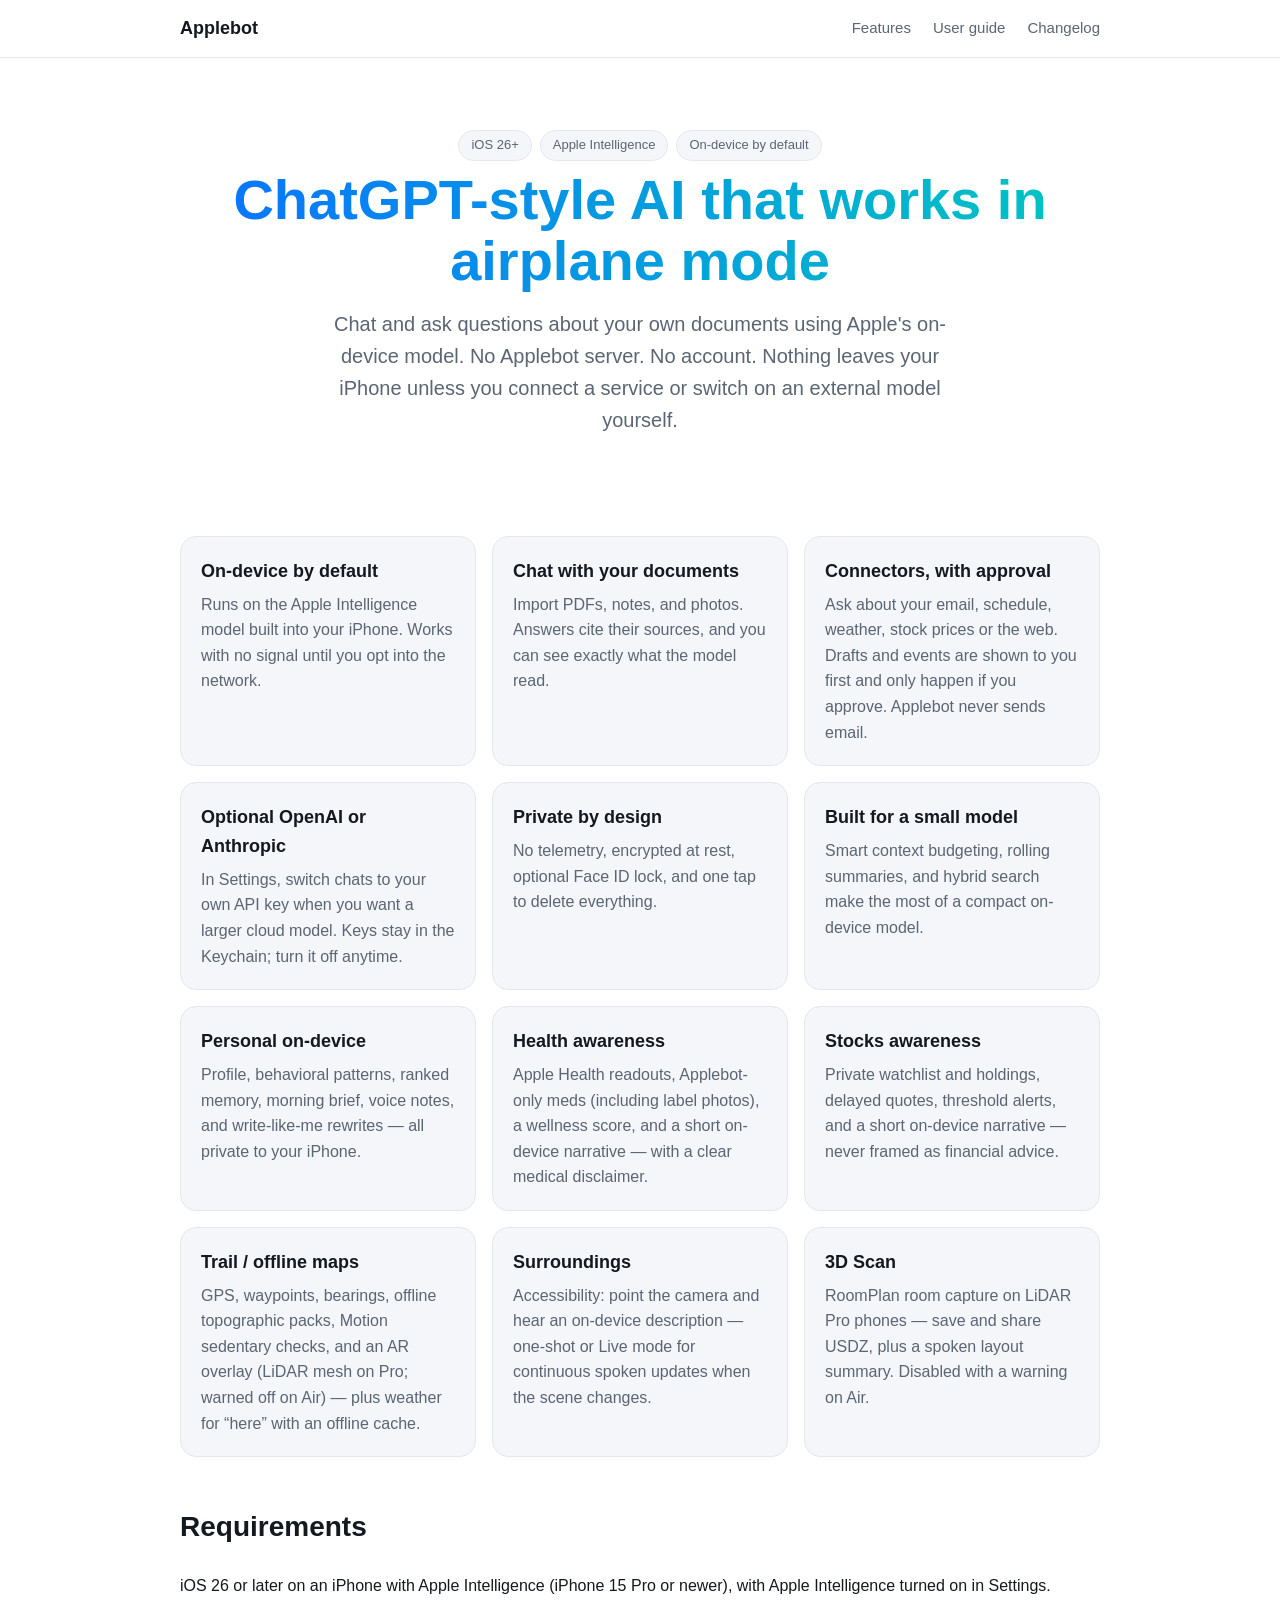
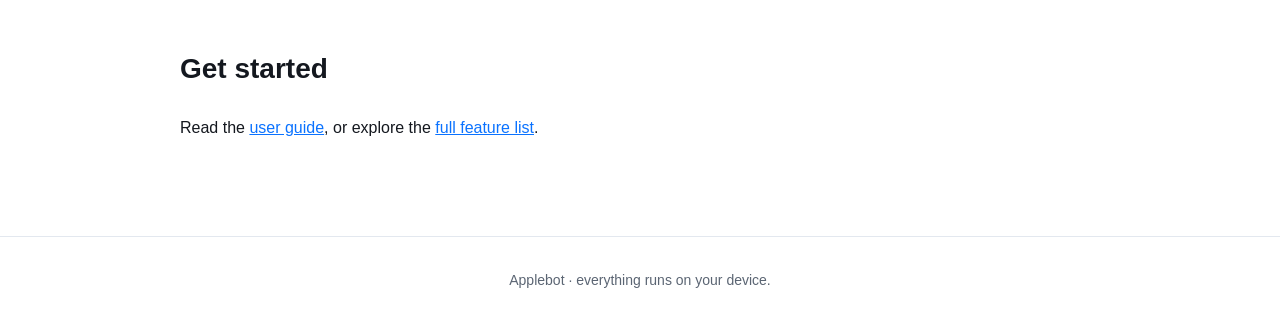
<file: site/index.html>
<!doctype html>
<html lang="en">
<head>
  <meta charset="utf-8">
  <meta name="viewport" content="width=device-width, initial-scale=1">
  <title>Applebot: private, offline AI chat for iPhone</title>
  <meta name="description" content="Applebot is an offline ChatGPT-style assistant that runs Apple's on-device model and answers questions about your own documents.">
  <link rel="stylesheet" href="style.css">
</head>
<body>
<header class="site">
  <nav>
    <a class="brand" href="index.html">Applebot</a>
    <a class="link" href="features.html">Features</a>
    <a class="link" href="user-guide.html">User guide</a>
    <a class="link" href="changelog.html">Changelog</a>
  </nav>
</header>
<main>
  <section class="hero">
    <span class="badge">iOS 26+</span><span class="badge">Apple Intelligence</span><span class="badge">On-device by default</span>
    <h1>ChatGPT-style AI that works in airplane mode</h1>
    <p class="lead">Chat and ask questions about your own documents using Apple's on-device model. No Applebot server. No account. Nothing leaves your iPhone unless you connect a service or switch on an external model yourself.</p>
  </section>

  <section class="grid">
    <div class="card"><h3>On-device by default</h3><p>Runs on the Apple Intelligence model built into your iPhone. Works with no signal until you opt into the network.</p></div>
    <div class="card"><h3>Chat with your documents</h3><p>Import PDFs, notes, and photos. Answers cite their sources, and you can see exactly what the model read.</p></div>
    <div class="card"><h3>Connectors, with approval</h3><p>Ask about your email, schedule, weather, stock prices or the web. Drafts and events are shown to you first and only happen if you approve. Applebot never sends email.</p></div>
    <div class="card"><h3>Optional OpenAI or Anthropic</h3><p>In Settings, switch chats to your own API key when you want a larger cloud model. Keys stay in the Keychain; turn it off anytime.</p></div>
    <div class="card"><h3>Private by design</h3><p>No telemetry, encrypted at rest, optional Face ID lock, and one tap to delete everything.</p></div>
    <div class="card"><h3>Built for a small model</h3><p>Smart context budgeting, rolling summaries, and hybrid search make the most of a compact on-device model.</p></div>
    <div class="card"><h3>Personal on-device</h3><p>Profile, behavioral patterns, ranked memory, morning brief, voice notes, and write-like-me rewrites — all private to your iPhone.</p></div>
    <div class="card"><h3>Health awareness</h3><p>Apple Health readouts, Applebot-only meds (including label photos), a wellness score, and a short on-device narrative — with a clear medical disclaimer.</p></div>
    <div class="card"><h3>Stocks awareness</h3><p>Private watchlist and holdings, delayed quotes, threshold alerts, and a short on-device narrative — never framed as financial advice.</p></div>
    <div class="card"><h3>Trail / offline maps</h3><p>GPS, waypoints, bearings, offline topographic packs, Motion sedentary checks, and an AR overlay (LiDAR mesh on Pro; warned off on Air) — plus weather for “here” with an offline cache.</p></div>
    <div class="card"><h3>Surroundings</h3><p>Accessibility: point the camera and hear an on-device description — one-shot or Live mode for continuous spoken updates when the scene changes.</p></div>
    <div class="card"><h3>3D Scan</h3><p>RoomPlan room capture on LiDAR Pro phones — save and share USDZ, plus a spoken layout summary. Disabled with a warning on Air.</p></div>
  </section>

  <h2>Requirements</h2>
  <p>iOS 26 or later on an iPhone with Apple Intelligence (iPhone 15 Pro or newer), with Apple Intelligence turned on in Settings.</p>

  <h2>Get started</h2>
  <p>Read the <a href="user-guide.html">user guide</a>, or explore the <a href="features.html">full feature list</a>.</p>
</main>
<footer>Applebot &middot; everything runs on your device.</footer>
</body>
</html>
</file>
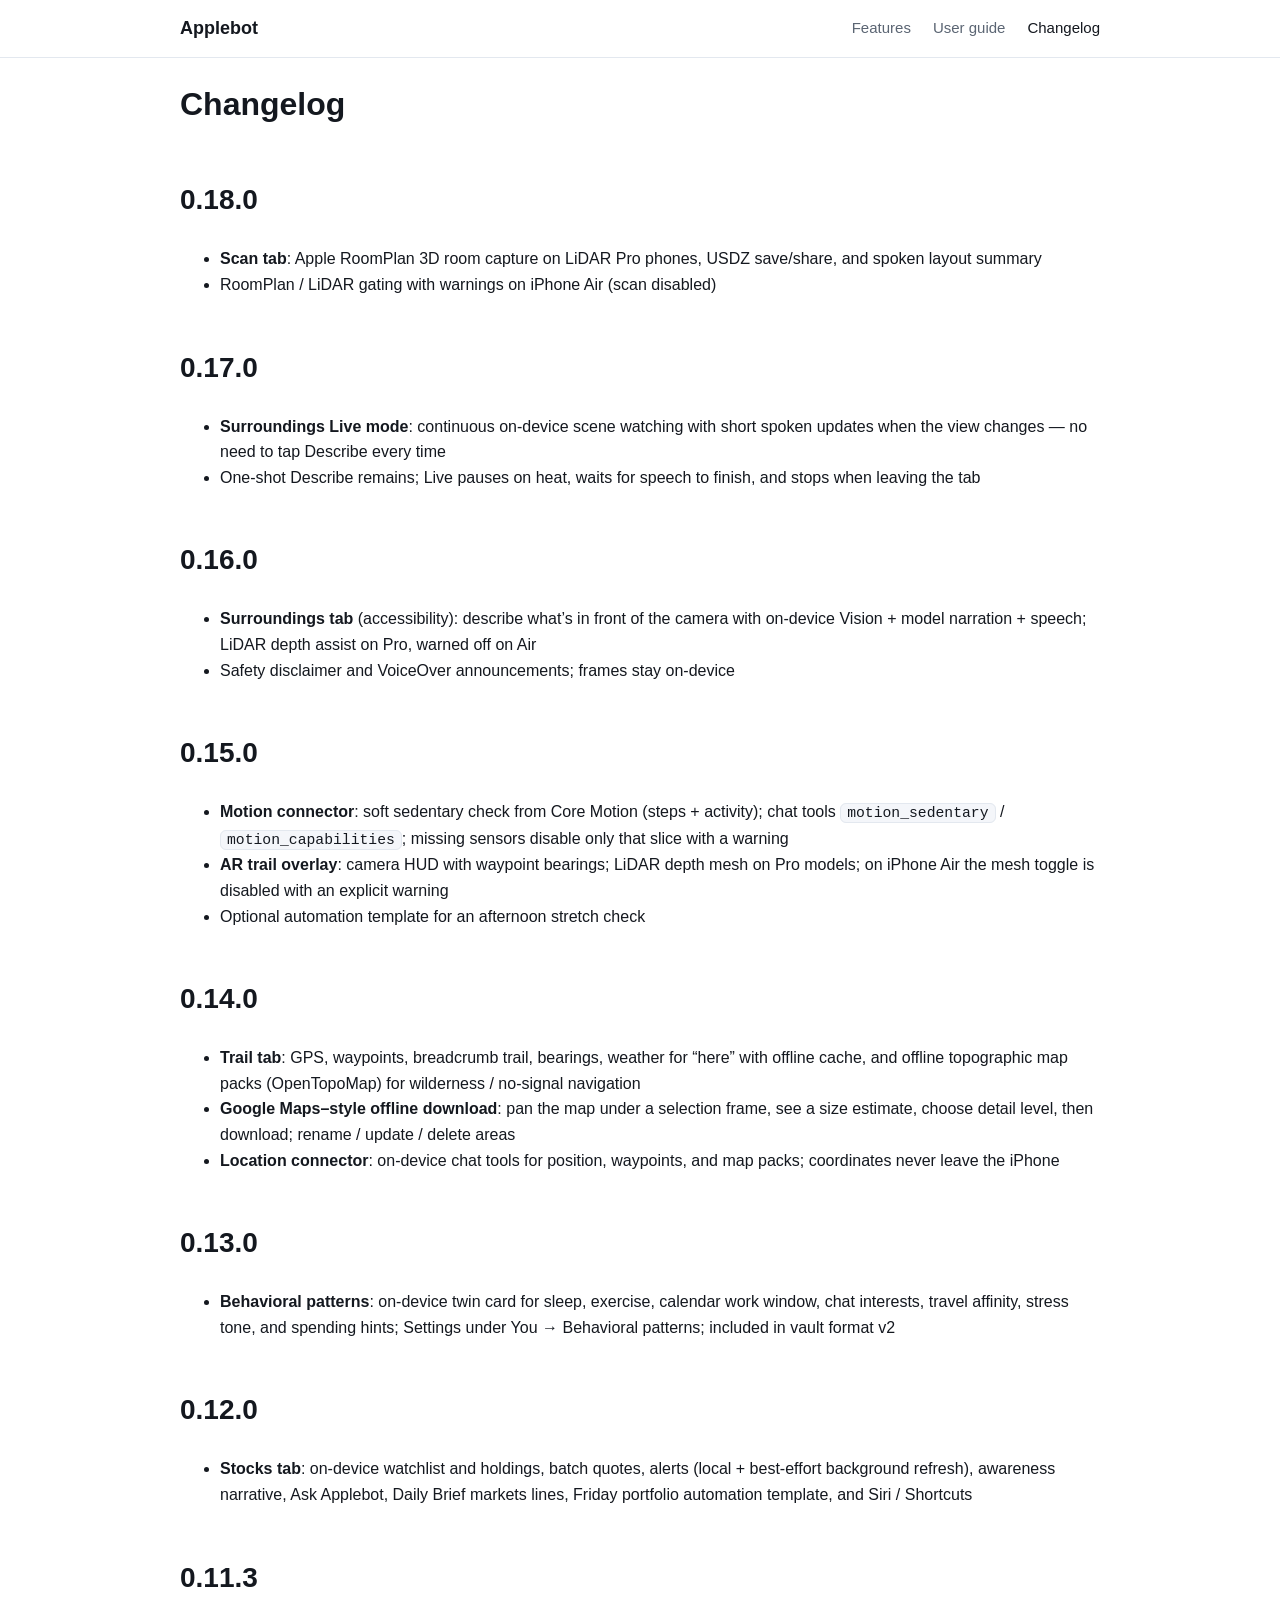
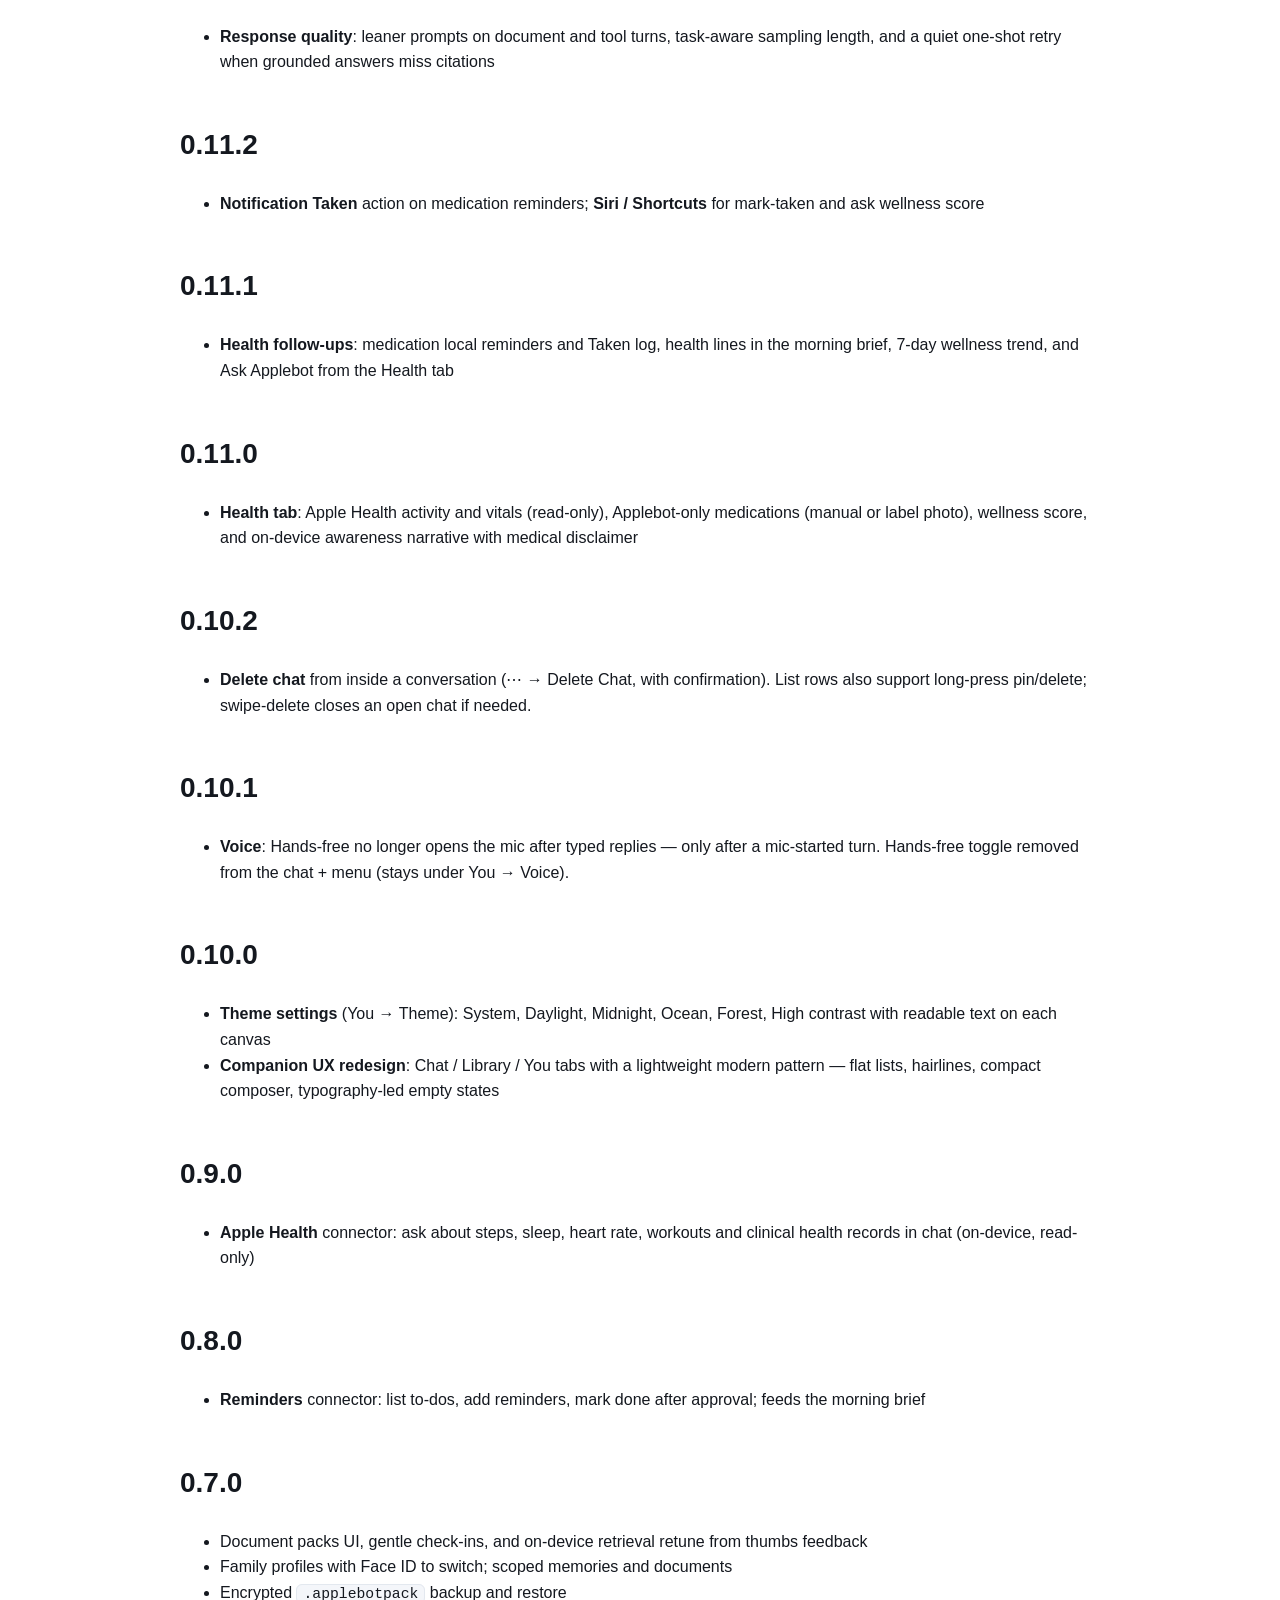
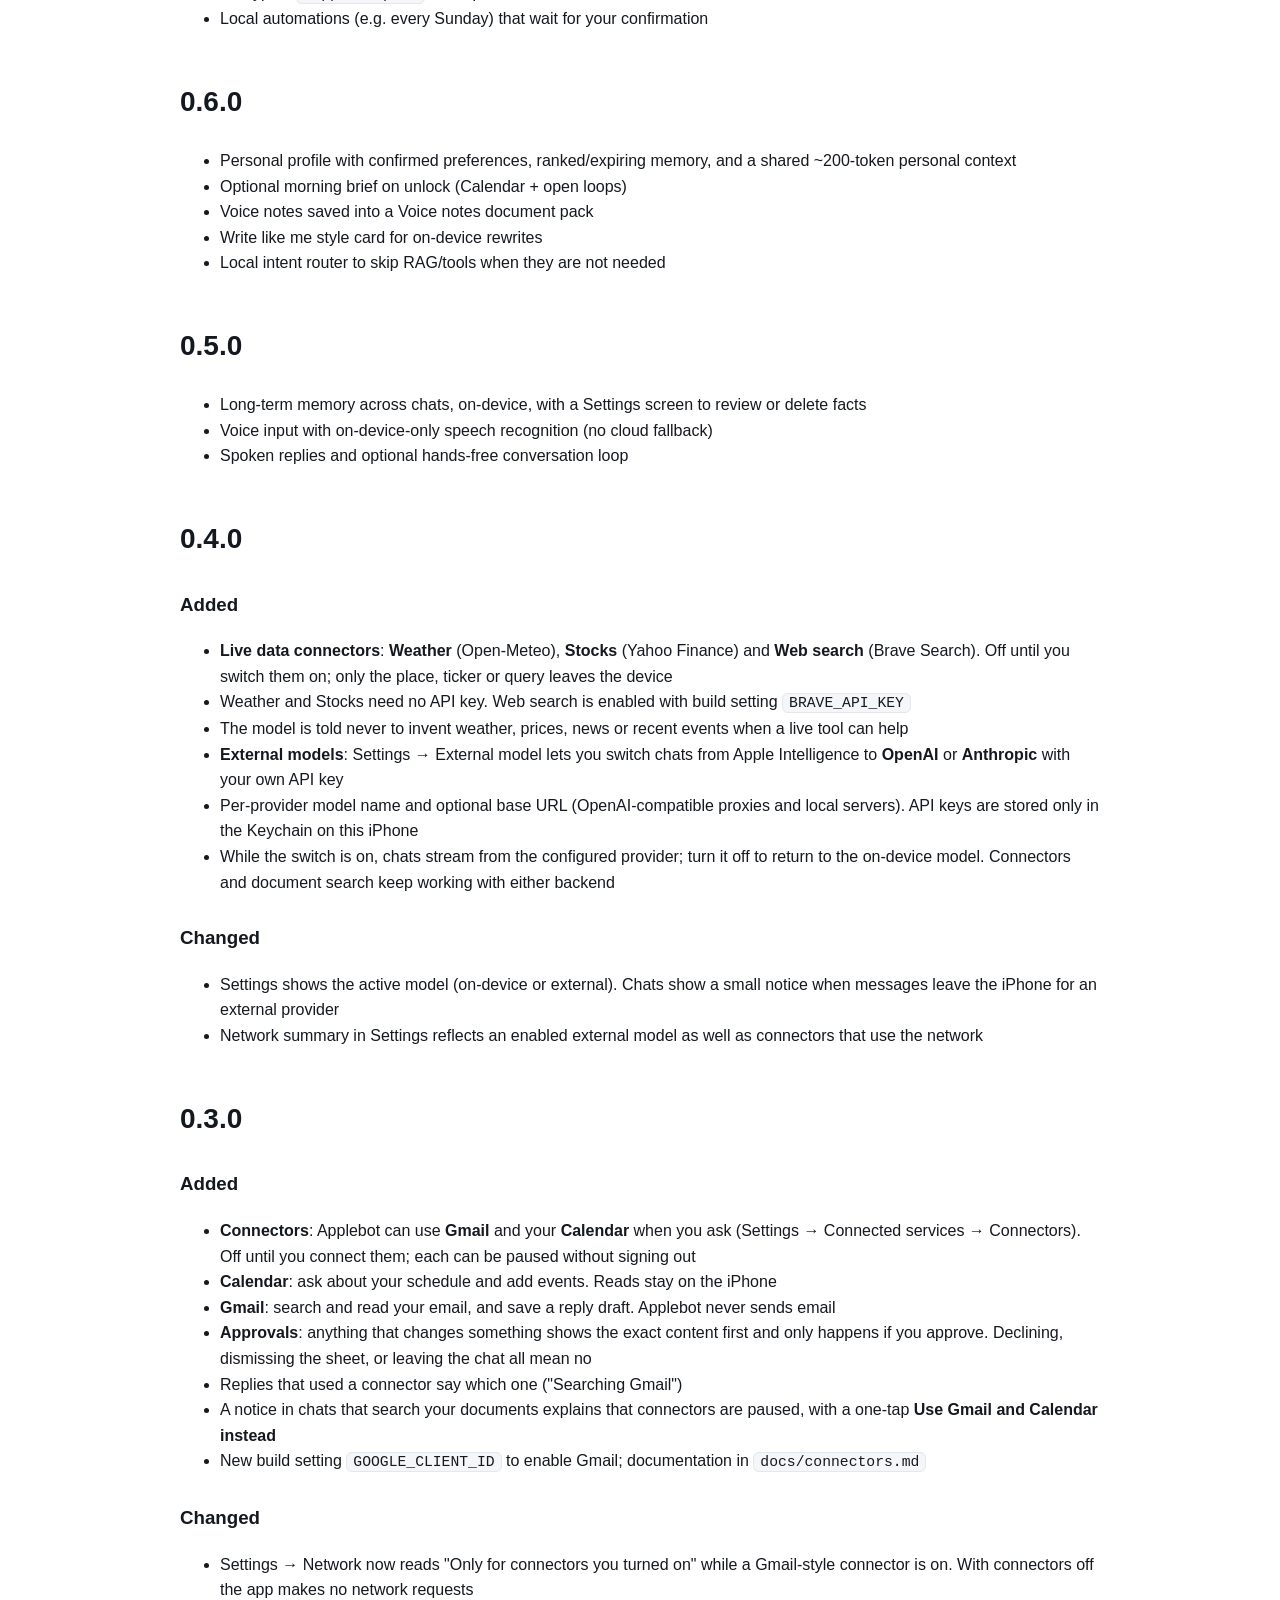
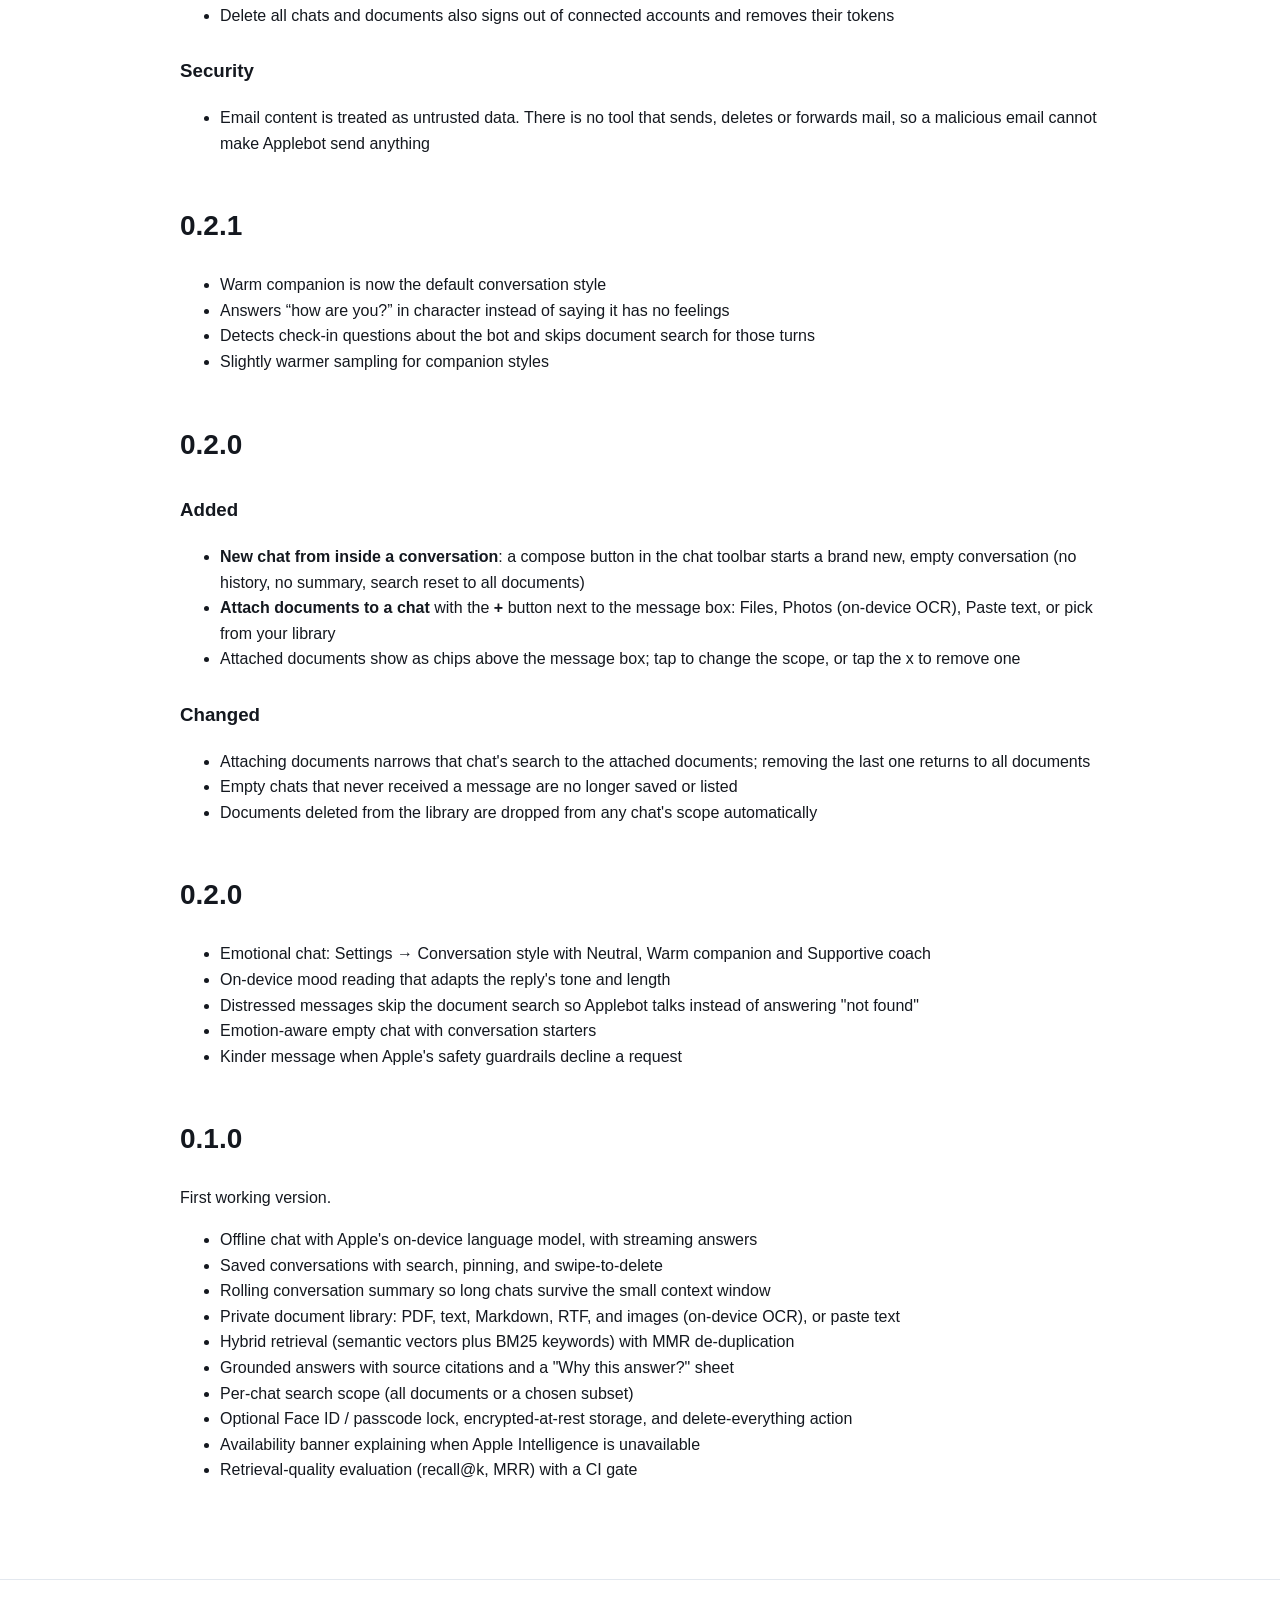
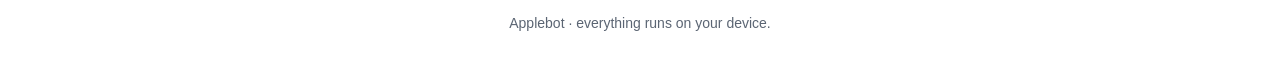
<file: site/changelog.html>
<!doctype html>
<html lang="en">
<head>
  <meta charset="utf-8">
  <meta name="viewport" content="width=device-width, initial-scale=1">
  <title>Changelog: Applebot</title>
  <link rel="stylesheet" href="style.css">
</head>
<body>
<header class="site">
  <nav>
    <a class="brand" href="index.html">Applebot</a>
    <a class="link" href="features.html">Features</a>
    <a class="link" href="user-guide.html">User guide</a>
    <a class="link" href="changelog.html" aria-current="page">Changelog</a>
  </nav>
</header>
<main>
  <h1>Changelog</h1>

  <h2>0.18.0</h2>
  <ul>
    <li><strong>Scan tab</strong>: Apple RoomPlan 3D room capture on LiDAR Pro phones, USDZ save/share, and spoken layout summary</li>
    <li>RoomPlan / LiDAR gating with warnings on iPhone Air (scan disabled)</li>
  </ul>

  <h2>0.17.0</h2>
  <ul>
    <li><strong>Surroundings Live mode</strong>: continuous on-device scene watching with short spoken updates when the view changes — no need to tap Describe every time</li>
    <li>One-shot Describe remains; Live pauses on heat, waits for speech to finish, and stops when leaving the tab</li>
  </ul>

  <h2>0.16.0</h2>
  <ul>
    <li><strong>Surroundings tab</strong> (accessibility): describe what’s in front of the camera with on-device Vision + model narration + speech; LiDAR depth assist on Pro, warned off on Air</li>
    <li>Safety disclaimer and VoiceOver announcements; frames stay on-device</li>
  </ul>

  <h2>0.15.0</h2>
  <ul>
    <li><strong>Motion connector</strong>: soft sedentary check from Core Motion (steps + activity); chat tools <code>motion_sedentary</code> / <code>motion_capabilities</code>; missing sensors disable only that slice with a warning</li>
    <li><strong>AR trail overlay</strong>: camera HUD with waypoint bearings; LiDAR depth mesh on Pro models; on iPhone Air the mesh toggle is disabled with an explicit warning</li>
    <li>Optional automation template for an afternoon stretch check</li>
  </ul>

  <h2>0.14.0</h2>
  <ul>
    <li><strong>Trail tab</strong>: GPS, waypoints, breadcrumb trail, bearings, weather for “here” with offline cache, and offline topographic map packs (OpenTopoMap) for wilderness / no-signal navigation</li>
    <li><strong>Google Maps–style offline download</strong>: pan the map under a selection frame, see a size estimate, choose detail level, then download; rename / update / delete areas</li>
    <li><strong>Location connector</strong>: on-device chat tools for position, waypoints, and map packs; coordinates never leave the iPhone</li>
  </ul>

  <h2>0.13.0</h2>
  <ul>
    <li><strong>Behavioral patterns</strong>: on-device twin card for sleep, exercise, calendar work window, chat interests, travel affinity, stress tone, and spending hints; Settings under You &rarr; Behavioral patterns; included in vault format v2</li>
  </ul>

  <h2>0.12.0</h2>
  <ul>
    <li><strong>Stocks tab</strong>: on-device watchlist and holdings, batch quotes, alerts (local + best-effort background refresh), awareness narrative, Ask Applebot, Daily Brief markets lines, Friday portfolio automation template, and Siri / Shortcuts</li>
  </ul>

  <h2>0.11.3</h2>
  <ul>
    <li><strong>Response quality</strong>: leaner prompts on document and tool turns, task-aware sampling length, and a quiet one-shot retry when grounded answers miss citations</li>
  </ul>

  <h2>0.11.2</h2>
  <ul>
    <li><strong>Notification Taken</strong> action on medication reminders; <strong>Siri / Shortcuts</strong> for mark-taken and ask wellness score</li>
  </ul>

  <h2>0.11.1</h2>
  <ul>
    <li><strong>Health follow-ups</strong>: medication local reminders and Taken log, health lines in the morning brief, 7-day wellness trend, and Ask Applebot from the Health tab</li>
  </ul>

  <h2>0.11.0</h2>
  <ul>
    <li><strong>Health tab</strong>: Apple Health activity and vitals (read-only), Applebot-only medications (manual or label photo), wellness score, and on-device awareness narrative with medical disclaimer</li>
  </ul>

  <h2>0.10.2</h2>
  <ul>
    <li><strong>Delete chat</strong> from inside a conversation (⋯ &rarr; Delete Chat, with confirmation). List rows also support long-press pin/delete; swipe-delete closes an open chat if needed.</li>
  </ul>

  <h2>0.10.1</h2>
  <ul>
    <li><strong>Voice</strong>: Hands-free no longer opens the mic after typed replies &mdash; only after a mic-started turn. Hands-free toggle removed from the chat + menu (stays under You &rarr; Voice).</li>
  </ul>

  <h2>0.10.0</h2>
  <ul>
    <li><strong>Theme settings</strong> (You &rarr; Theme): System, Daylight, Midnight, Ocean, Forest, High contrast with readable text on each canvas</li>
    <li><strong>Companion UX redesign</strong>: Chat / Library / You tabs with a lightweight modern pattern &mdash; flat lists, hairlines, compact composer, typography-led empty states</li>
  </ul>

  <h2>0.9.0</h2>
  <ul>
    <li><strong>Apple Health</strong> connector: ask about steps, sleep, heart rate, workouts and clinical health records in chat (on-device, read-only)</li>
  </ul>

  <h2>0.8.0</h2>
  <ul>
    <li><strong>Reminders</strong> connector: list to-dos, add reminders, mark done after approval; feeds the morning brief</li>
  </ul>

  <h2>0.7.0</h2>
  <ul>
    <li>Document packs UI, gentle check-ins, and on-device retrieval retune from thumbs feedback</li>
    <li>Family profiles with Face ID to switch; scoped memories and documents</li>
    <li>Encrypted <code>.applebotpack</code> backup and restore</li>
    <li>Local automations (e.g. every Sunday) that wait for your confirmation</li>
  </ul>

  <h2>0.6.0</h2>
  <ul>
    <li>Personal profile with confirmed preferences, ranked/expiring memory, and a shared ~200-token personal context</li>
    <li>Optional morning brief on unlock (Calendar + open loops)</li>
    <li>Voice notes saved into a Voice notes document pack</li>
    <li>Write like me style card for on-device rewrites</li>
    <li>Local intent router to skip RAG/tools when they are not needed</li>
  </ul>

  <h2>0.5.0</h2>
  <ul>
    <li>Long-term memory across chats, on-device, with a Settings screen to review or delete facts</li>
    <li>Voice input with on-device-only speech recognition (no cloud fallback)</li>
    <li>Spoken replies and optional hands-free conversation loop</li>
  </ul>

  <h2>0.4.0</h2>
  <h3>Added</h3>
  <ul>
    <li><strong>Live data connectors</strong>: <strong>Weather</strong> (Open-Meteo), <strong>Stocks</strong> (Yahoo Finance) and <strong>Web search</strong> (Brave Search). Off until you switch them on; only the place, ticker or query leaves the device</li>
    <li>Weather and Stocks need no API key. Web search is enabled with build setting <code>BRAVE_API_KEY</code></li>
    <li>The model is told never to invent weather, prices, news or recent events when a live tool can help</li>
    <li><strong>External models</strong>: Settings &rarr; External model lets you switch chats from Apple Intelligence to <strong>OpenAI</strong> or <strong>Anthropic</strong> with your own API key</li>
    <li>Per-provider model name and optional base URL (OpenAI-compatible proxies and local servers). API keys are stored only in the Keychain on this iPhone</li>
    <li>While the switch is on, chats stream from the configured provider; turn it off to return to the on-device model. Connectors and document search keep working with either backend</li>
  </ul>
  <h3>Changed</h3>
  <ul>
    <li>Settings shows the active model (on-device or external). Chats show a small notice when messages leave the iPhone for an external provider</li>
    <li>Network summary in Settings reflects an enabled external model as well as connectors that use the network</li>
  </ul>

  <h2>0.3.0</h2>
  <h3>Added</h3>
  <ul>
    <li><strong>Connectors</strong>: Applebot can use <strong>Gmail</strong> and your <strong>Calendar</strong> when you ask (Settings &rarr; Connected services &rarr; Connectors). Off until you connect them; each can be paused without signing out</li>
    <li><strong>Calendar</strong>: ask about your schedule and add events. Reads stay on the iPhone</li>
    <li><strong>Gmail</strong>: search and read your email, and save a reply draft. Applebot never sends email</li>
    <li><strong>Approvals</strong>: anything that changes something shows the exact content first and only happens if you approve. Declining, dismissing the sheet, or leaving the chat all mean no</li>
    <li>Replies that used a connector say which one ("Searching Gmail")</li>
    <li>A notice in chats that search your documents explains that connectors are paused, with a one-tap <strong>Use Gmail and Calendar instead</strong></li>
    <li>New build setting <code>GOOGLE_CLIENT_ID</code> to enable Gmail; documentation in <code>docs/connectors.md</code></li>
  </ul>
  <h3>Changed</h3>
  <ul>
    <li>Settings &rarr; Network now reads "Only for connectors you turned on" while a Gmail-style connector is on. With connectors off the app makes no network requests</li>
    <li>Delete all chats and documents also signs out of connected accounts and removes their tokens</li>
  </ul>
  <h3>Security</h3>
  <ul>
    <li>Email content is treated as untrusted data. There is no tool that sends, deletes or forwards mail, so a malicious email cannot make Applebot send anything</li>
  </ul>

  <h2>0.2.1</h2>
  <ul>
    <li>Warm companion is now the default conversation style</li>
    <li>Answers &ldquo;how are you?&rdquo; in character instead of saying it has no feelings</li>
    <li>Detects check-in questions about the bot and skips document search for those turns</li>
    <li>Slightly warmer sampling for companion styles</li>
  </ul>

  <h2>0.2.0</h2>
  <h3>Added</h3>
  <ul>
    <li><strong>New chat from inside a conversation</strong>: a compose button in the chat toolbar starts a brand new, empty conversation (no history, no summary, search reset to all documents)</li>
    <li><strong>Attach documents to a chat</strong> with the <strong>+</strong> button next to the message box: Files, Photos (on-device OCR), Paste text, or pick from your library</li>
    <li>Attached documents show as chips above the message box; tap to change the scope, or tap the x to remove one</li>
  </ul>
  <h3>Changed</h3>
  <ul>
    <li>Attaching documents narrows that chat's search to the attached documents; removing the last one returns to all documents</li>
    <li>Empty chats that never received a message are no longer saved or listed</li>
    <li>Documents deleted from the library are dropped from any chat's scope automatically</li>
  </ul>

  <h2>0.2.0</h2>
  <ul>
    <li>Emotional chat: Settings &rarr; Conversation style with Neutral, Warm companion and Supportive coach</li>
    <li>On-device mood reading that adapts the reply's tone and length</li>
    <li>Distressed messages skip the document search so Applebot talks instead of answering "not found"</li>
    <li>Emotion-aware empty chat with conversation starters</li>
    <li>Kinder message when Apple's safety guardrails decline a request</li>
  </ul>

  <h2>0.1.0</h2>
  <p>First working version.</p>
  <ul>
    <li>Offline chat with Apple's on-device language model, with streaming answers</li>
    <li>Saved conversations with search, pinning, and swipe-to-delete</li>
    <li>Rolling conversation summary so long chats survive the small context window</li>
    <li>Private document library: PDF, text, Markdown, RTF, and images (on-device OCR), or paste text</li>
    <li>Hybrid retrieval (semantic vectors plus BM25 keywords) with MMR de-duplication</li>
    <li>Grounded answers with source citations and a "Why this answer?" sheet</li>
    <li>Per-chat search scope (all documents or a chosen subset)</li>
    <li>Optional Face ID / passcode lock, encrypted-at-rest storage, and delete-everything action</li>
    <li>Availability banner explaining when Apple Intelligence is unavailable</li>
    <li>Retrieval-quality evaluation (recall@k, MRR) with a CI gate</li>
  </ul>
</main>
<footer>Applebot &middot; everything runs on your device.</footer>
</body>
</html>
</file>
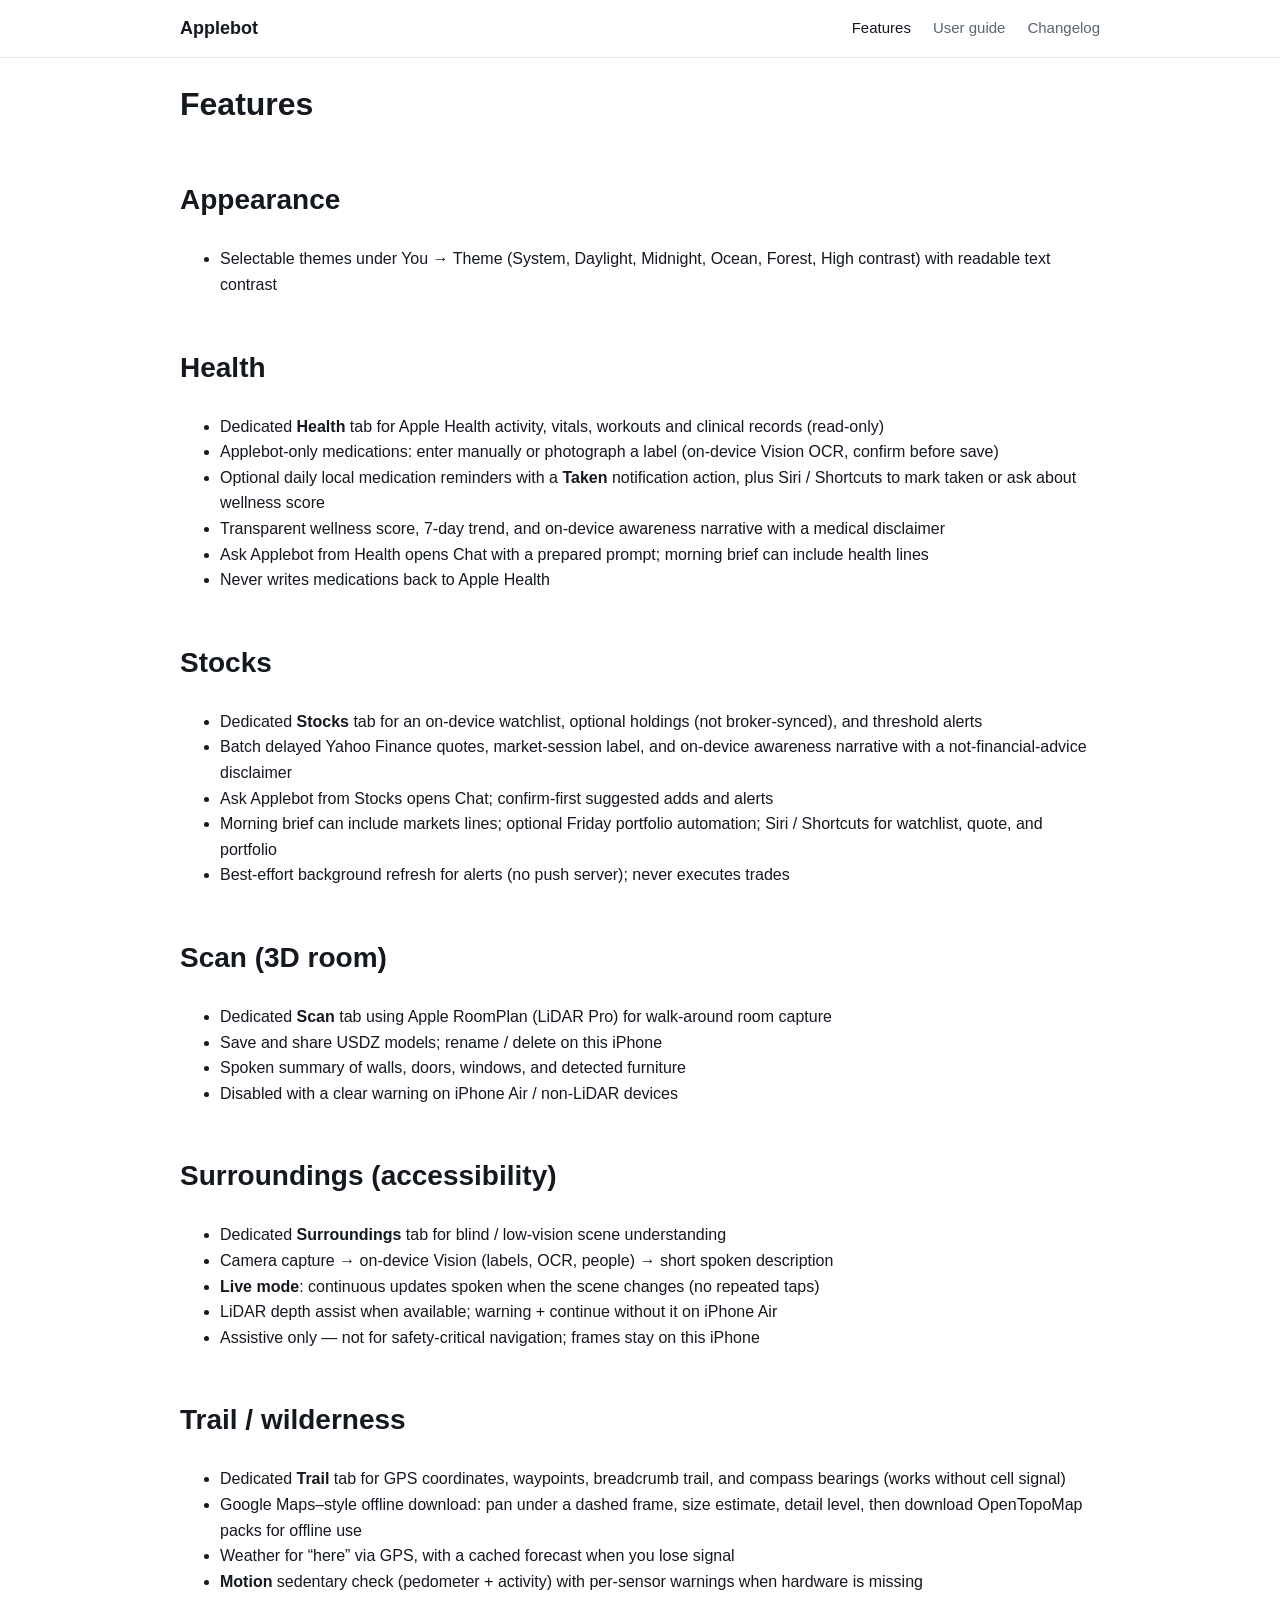
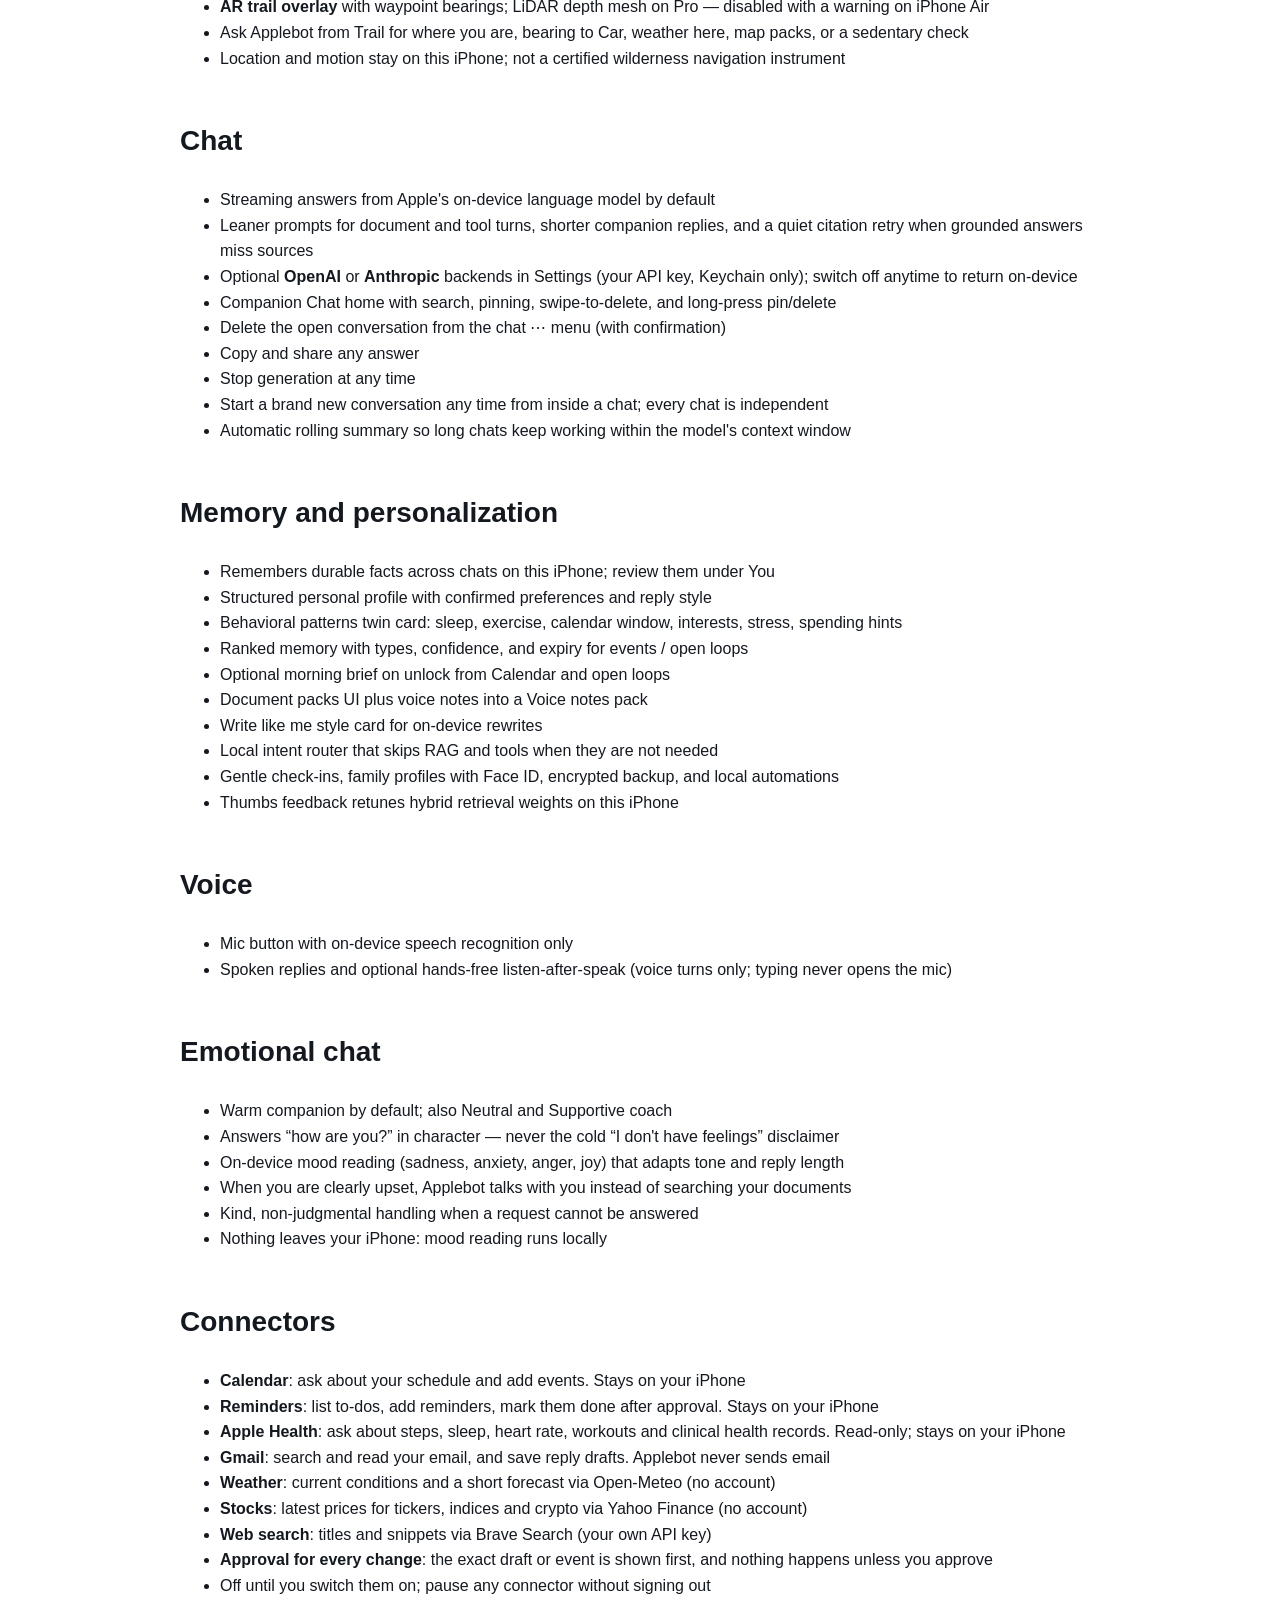
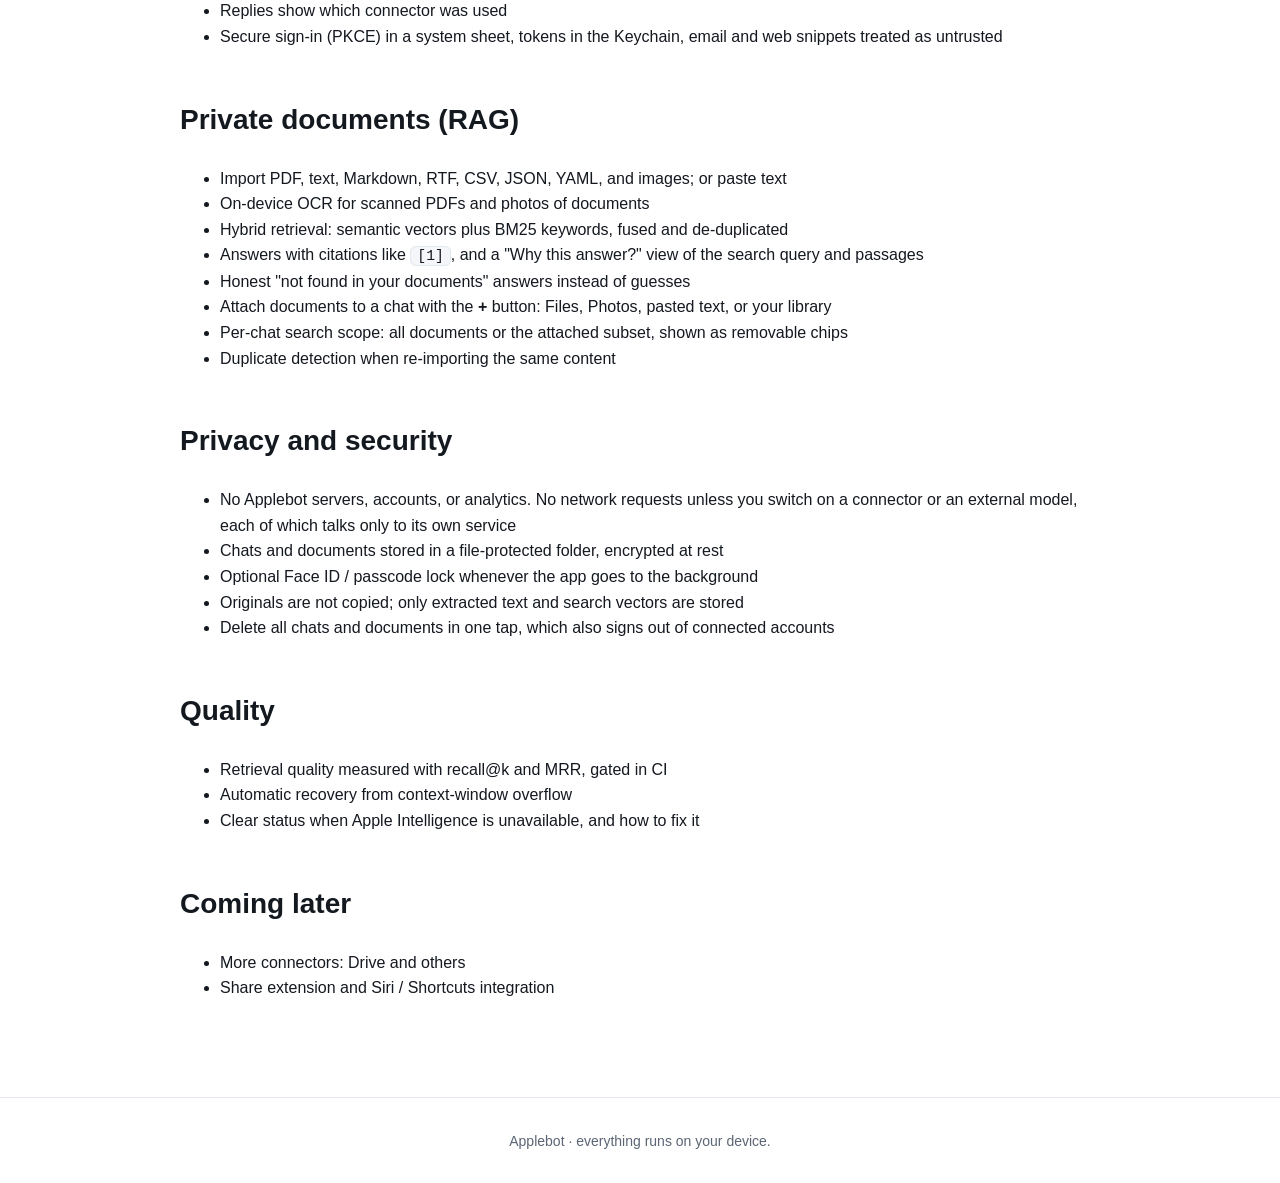
<file: site/features.html>
<!doctype html>
<html lang="en">
<head>
  <meta charset="utf-8">
  <meta name="viewport" content="width=device-width, initial-scale=1">
  <title>Features: Applebot</title>
  <link rel="stylesheet" href="style.css">
</head>
<body>
<header class="site">
  <nav>
    <a class="brand" href="index.html">Applebot</a>
    <a class="link" href="features.html" aria-current="page">Features</a>
    <a class="link" href="user-guide.html">User guide</a>
    <a class="link" href="changelog.html">Changelog</a>
  </nav>
</header>
<main>
  <h1>Features</h1>

  <h2>Appearance</h2>
  <ul>
    <li>Selectable themes under You &rarr; Theme (System, Daylight, Midnight, Ocean, Forest, High contrast) with readable text contrast</li>
  </ul>

  <h2>Health</h2>
  <ul>
    <li>Dedicated <strong>Health</strong> tab for Apple Health activity, vitals, workouts and clinical records (read-only)</li>
    <li>Applebot-only medications: enter manually or photograph a label (on-device Vision OCR, confirm before save)</li>
    <li>Optional daily local medication reminders with a <strong>Taken</strong> notification action, plus Siri / Shortcuts to mark taken or ask about wellness score</li>
    <li>Transparent wellness score, 7-day trend, and on-device awareness narrative with a medical disclaimer</li>
    <li>Ask Applebot from Health opens Chat with a prepared prompt; morning brief can include health lines</li>
    <li>Never writes medications back to Apple Health</li>
  </ul>

  <h2>Stocks</h2>
  <ul>
    <li>Dedicated <strong>Stocks</strong> tab for an on-device watchlist, optional holdings (not broker-synced), and threshold alerts</li>
    <li>Batch delayed Yahoo Finance quotes, market-session label, and on-device awareness narrative with a not-financial-advice disclaimer</li>
    <li>Ask Applebot from Stocks opens Chat; confirm-first suggested adds and alerts</li>
    <li>Morning brief can include markets lines; optional Friday portfolio automation; Siri / Shortcuts for watchlist, quote, and portfolio</li>
    <li>Best-effort background refresh for alerts (no push server); never executes trades</li>
  </ul>

  <h2>Scan (3D room)</h2>
  <ul>
    <li>Dedicated <strong>Scan</strong> tab using Apple RoomPlan (LiDAR Pro) for walk-around room capture</li>
    <li>Save and share USDZ models; rename / delete on this iPhone</li>
    <li>Spoken summary of walls, doors, windows, and detected furniture</li>
    <li>Disabled with a clear warning on iPhone Air / non-LiDAR devices</li>
  </ul>

  <h2>Surroundings (accessibility)</h2>
  <ul>
    <li>Dedicated <strong>Surroundings</strong> tab for blind / low-vision scene understanding</li>
    <li>Camera capture → on-device Vision (labels, OCR, people) → short spoken description</li>
    <li><strong>Live mode</strong>: continuous updates spoken when the scene changes (no repeated taps)</li>
    <li>LiDAR depth assist when available; warning + continue without it on iPhone Air</li>
    <li>Assistive only — not for safety-critical navigation; frames stay on this iPhone</li>
  </ul>

  <h2>Trail / wilderness</h2>
  <ul>
    <li>Dedicated <strong>Trail</strong> tab for GPS coordinates, waypoints, breadcrumb trail, and compass bearings (works without cell signal)</li>
    <li>Google Maps–style offline download: pan under a dashed frame, size estimate, detail level, then download OpenTopoMap packs for offline use</li>
    <li>Weather for “here” via GPS, with a cached forecast when you lose signal</li>
    <li><strong>Motion</strong> sedentary check (pedometer + activity) with per-sensor warnings when hardware is missing</li>
    <li><strong>AR trail overlay</strong> with waypoint bearings; LiDAR depth mesh on Pro — disabled with a warning on iPhone Air</li>
    <li>Ask Applebot from Trail for where you are, bearing to Car, weather here, map packs, or a sedentary check</li>
    <li>Location and motion stay on this iPhone; not a certified wilderness navigation instrument</li>
  </ul>

  <h2>Chat</h2>
  <ul>
    <li>Streaming answers from Apple's on-device language model by default</li>
    <li>Leaner prompts for document and tool turns, shorter companion replies, and a quiet citation retry when grounded answers miss sources</li>
    <li>Optional <strong>OpenAI</strong> or <strong>Anthropic</strong> backends in Settings (your API key, Keychain only); switch off anytime to return on-device</li>
    <li>Companion Chat home with search, pinning, swipe-to-delete, and long-press pin/delete</li>
    <li>Delete the open conversation from the chat ⋯ menu (with confirmation)</li>
    <li>Copy and share any answer</li>
    <li>Stop generation at any time</li>
    <li>Start a brand new conversation any time from inside a chat; every chat is independent</li>
    <li>Automatic rolling summary so long chats keep working within the model's context window</li>
  </ul>

  <h2>Memory and personalization</h2>
  <ul>
    <li>Remembers durable facts across chats on this iPhone; review them under You</li>
    <li>Structured personal profile with confirmed preferences and reply style</li>
    <li>Behavioral patterns twin card: sleep, exercise, calendar window, interests, stress, spending hints</li>
    <li>Ranked memory with types, confidence, and expiry for events / open loops</li>
    <li>Optional morning brief on unlock from Calendar and open loops</li>
    <li>Document packs UI plus voice notes into a Voice notes pack</li>
    <li>Write like me style card for on-device rewrites</li>
    <li>Local intent router that skips RAG and tools when they are not needed</li>
    <li>Gentle check-ins, family profiles with Face ID, encrypted backup, and local automations</li>
    <li>Thumbs feedback retunes hybrid retrieval weights on this iPhone</li>
  </ul>

  <h2>Voice</h2>
  <ul>
    <li>Mic button with on-device speech recognition only</li>
    <li>Spoken replies and optional hands-free listen-after-speak (voice turns only; typing never opens the mic)</li>
  </ul>

  <h2>Emotional chat</h2>
  <ul>
    <li>Warm companion by default; also Neutral and Supportive coach</li>
    <li>Answers &ldquo;how are you?&rdquo; in character — never the cold &ldquo;I don't have feelings&rdquo; disclaimer</li>
    <li>On-device mood reading (sadness, anxiety, anger, joy) that adapts tone and reply length</li>
    <li>When you are clearly upset, Applebot talks with you instead of searching your documents</li>
    <li>Kind, non-judgmental handling when a request cannot be answered</li>
    <li>Nothing leaves your iPhone: mood reading runs locally</li>
  </ul>

  <h2>Connectors</h2>
  <ul>
    <li><strong>Calendar</strong>: ask about your schedule and add events. Stays on your iPhone</li>
    <li><strong>Reminders</strong>: list to-dos, add reminders, mark them done after approval. Stays on your iPhone</li>
    <li><strong>Apple Health</strong>: ask about steps, sleep, heart rate, workouts and clinical health records. Read-only; stays on your iPhone</li>
    <li><strong>Gmail</strong>: search and read your email, and save reply drafts. Applebot never sends email</li>
    <li><strong>Weather</strong>: current conditions and a short forecast via Open-Meteo (no account)</li>
    <li><strong>Stocks</strong>: latest prices for tickers, indices and crypto via Yahoo Finance (no account)</li>
    <li><strong>Web search</strong>: titles and snippets via Brave Search (your own API key)</li>
    <li><strong>Approval for every change</strong>: the exact draft or event is shown first, and nothing happens unless you approve</li>
    <li>Off until you switch them on; pause any connector without signing out</li>
    <li>Replies show which connector was used</li>
    <li>Secure sign-in (PKCE) in a system sheet, tokens in the Keychain, email and web snippets treated as untrusted</li>
  </ul>

  <h2>Private documents (RAG)</h2>
  <ul>
    <li>Import PDF, text, Markdown, RTF, CSV, JSON, YAML, and images; or paste text</li>
    <li>On-device OCR for scanned PDFs and photos of documents</li>
    <li>Hybrid retrieval: semantic vectors plus BM25 keywords, fused and de-duplicated</li>
    <li>Answers with citations like <code>[1]</code>, and a "Why this answer?" view of the search query and passages</li>
    <li>Honest "not found in your documents" answers instead of guesses</li>
    <li>Attach documents to a chat with the <strong>+</strong> button: Files, Photos, pasted text, or your library</li>
    <li>Per-chat search scope: all documents or the attached subset, shown as removable chips</li>
    <li>Duplicate detection when re-importing the same content</li>
  </ul>

  <h2>Privacy and security</h2>
  <ul>
    <li>No Applebot servers, accounts, or analytics. No network requests unless you switch on a connector or an external model, each of which talks only to its own service</li>
    <li>Chats and documents stored in a file-protected folder, encrypted at rest</li>
    <li>Optional Face ID / passcode lock whenever the app goes to the background</li>
    <li>Originals are not copied; only extracted text and search vectors are stored</li>
    <li>Delete all chats and documents in one tap, which also signs out of connected accounts</li>
  </ul>

  <h2>Quality</h2>
  <ul>
    <li>Retrieval quality measured with recall@k and MRR, gated in CI</li>
    <li>Automatic recovery from context-window overflow</li>
    <li>Clear status when Apple Intelligence is unavailable, and how to fix it</li>
  </ul>

  <h2>Coming later</h2>
  <ul>
    <li>More connectors: Drive and others</li>
    <li>Share extension and Siri / Shortcuts integration</li>
  </ul>
</main>
<footer>Applebot &middot; everything runs on your device.</footer>
</body>
</html>
</file>
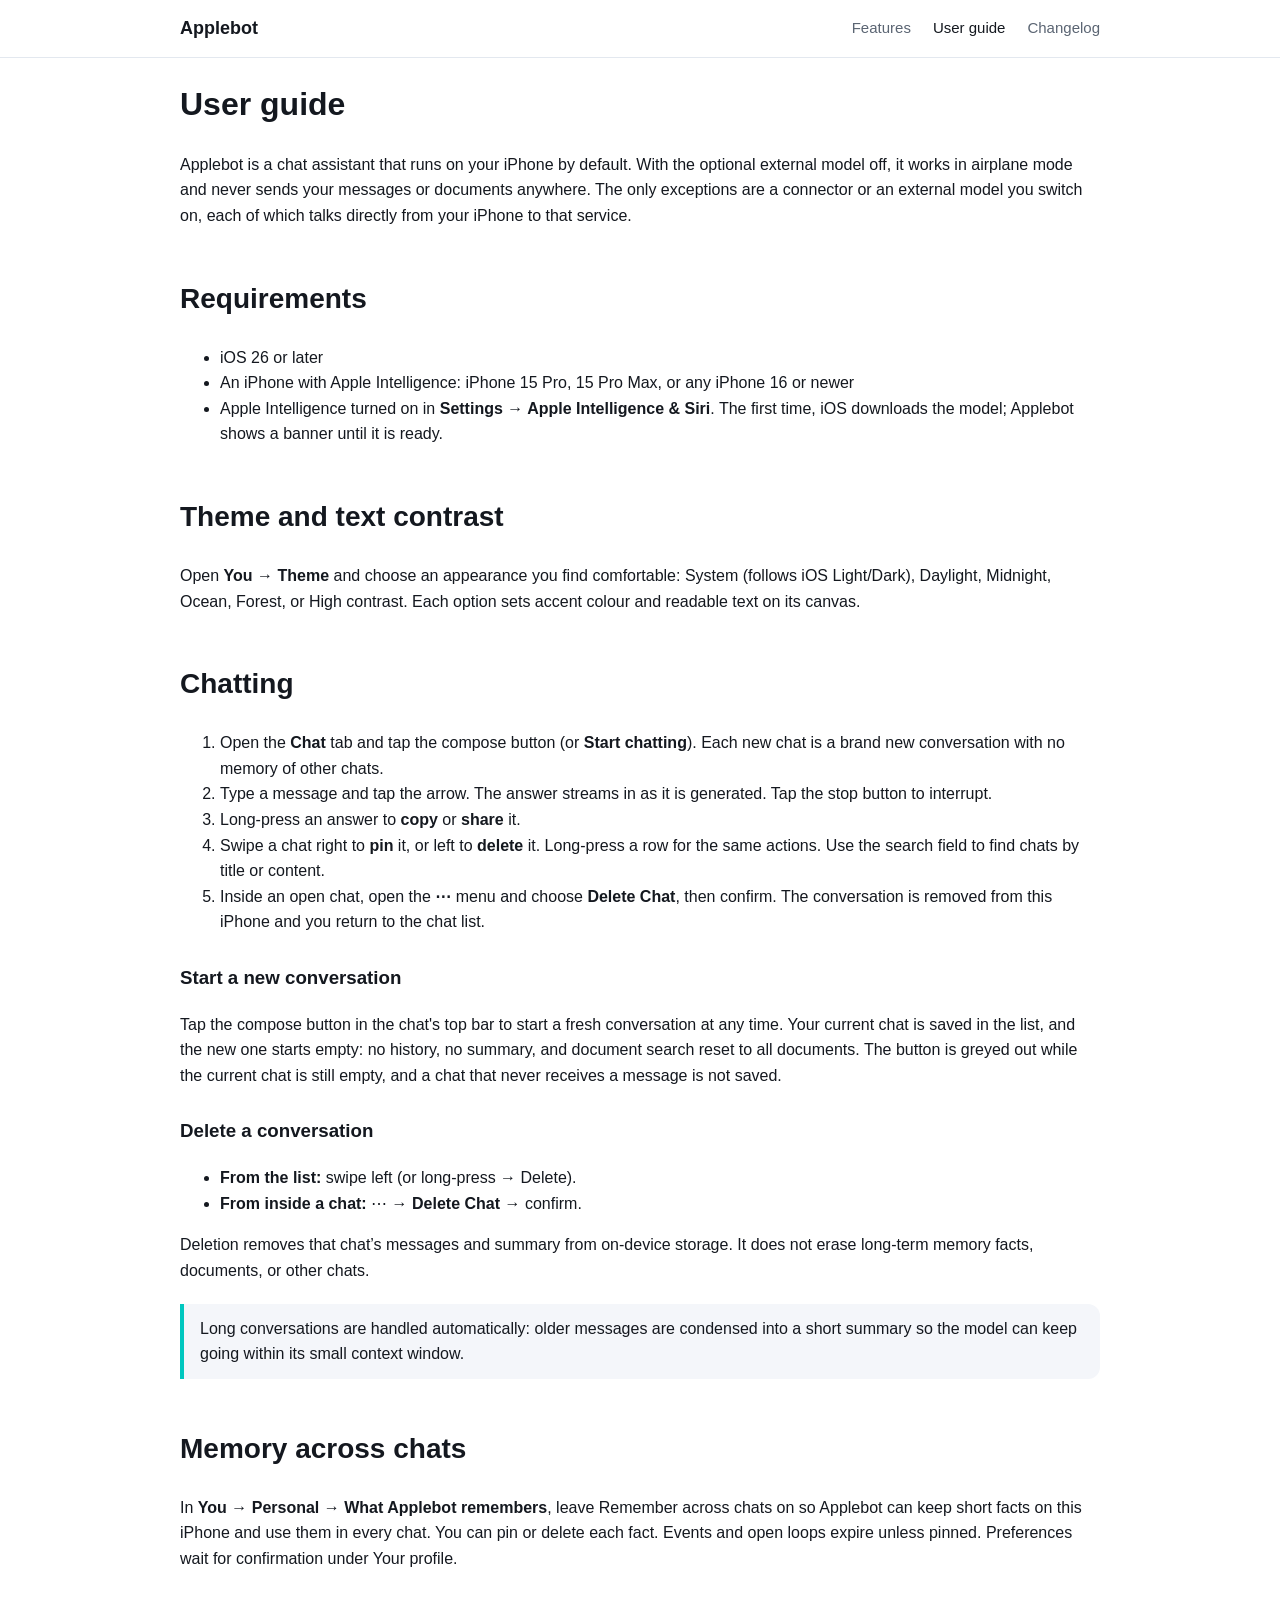
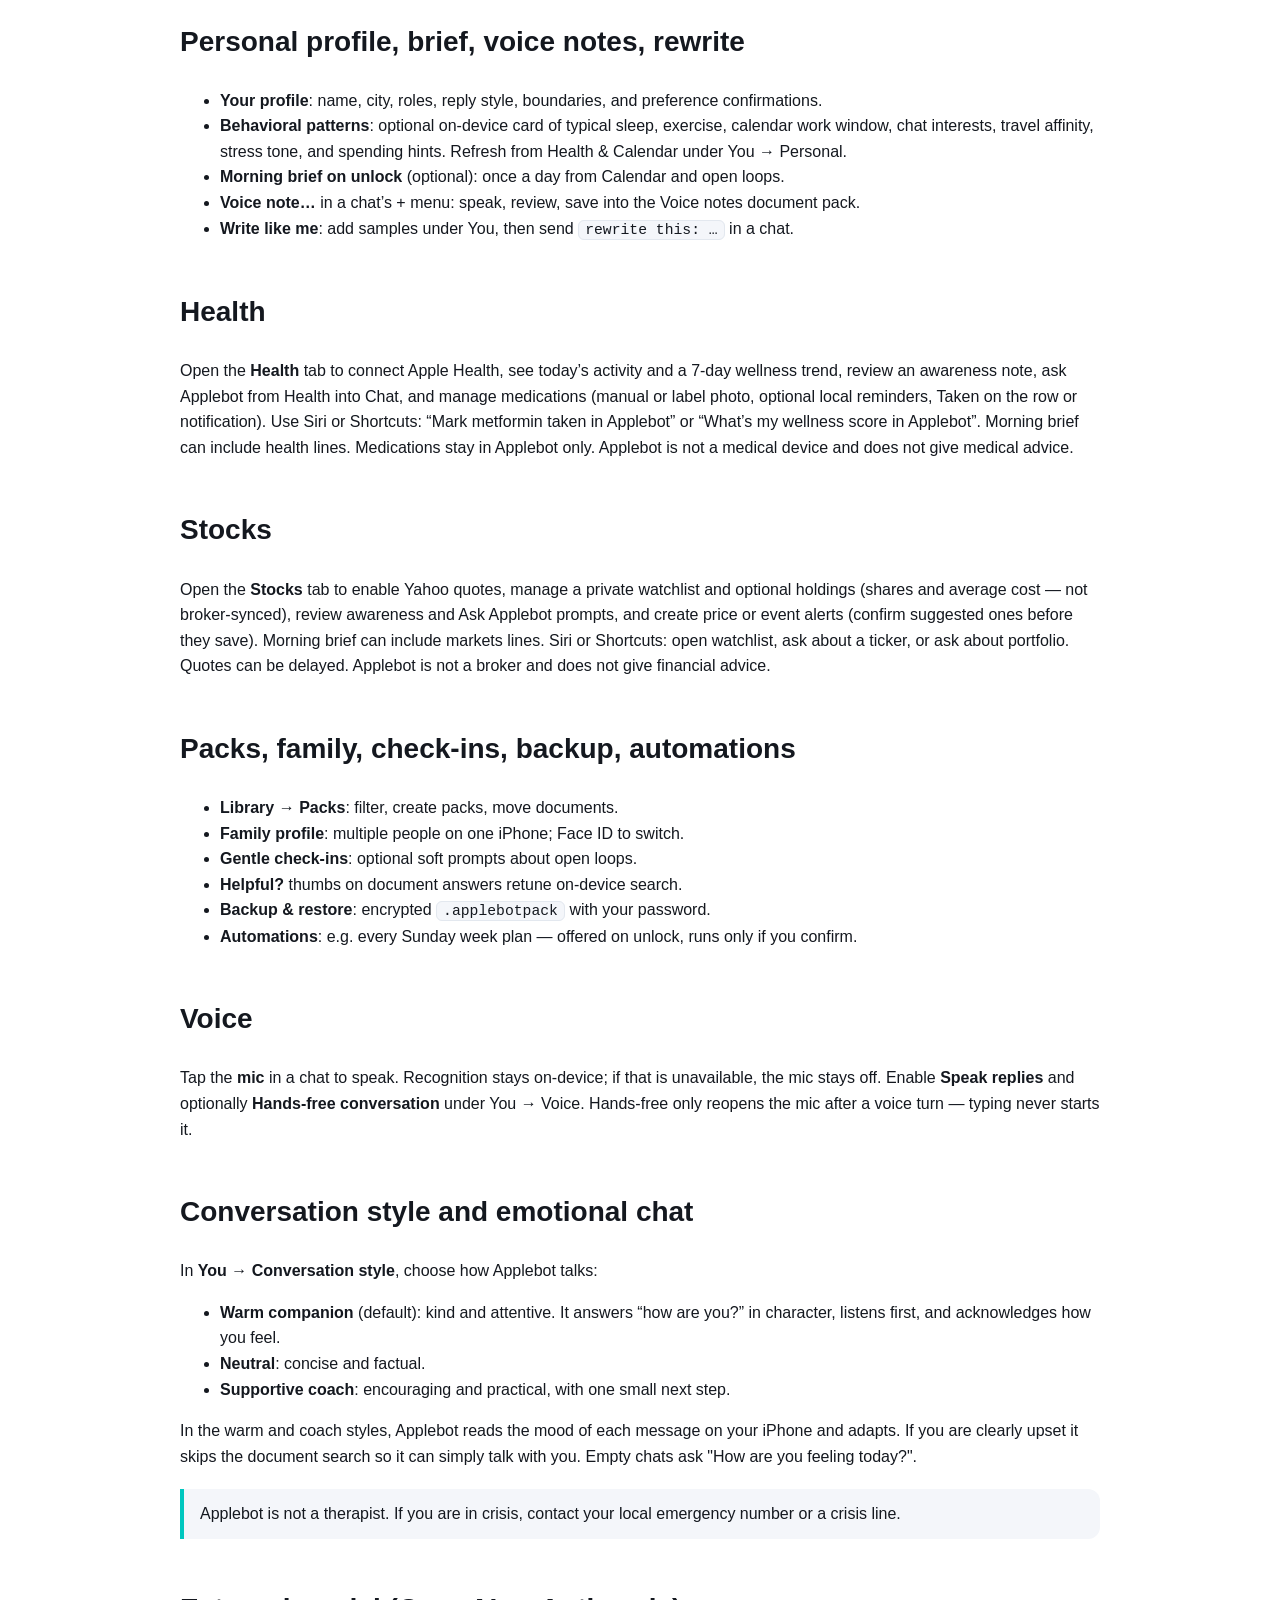
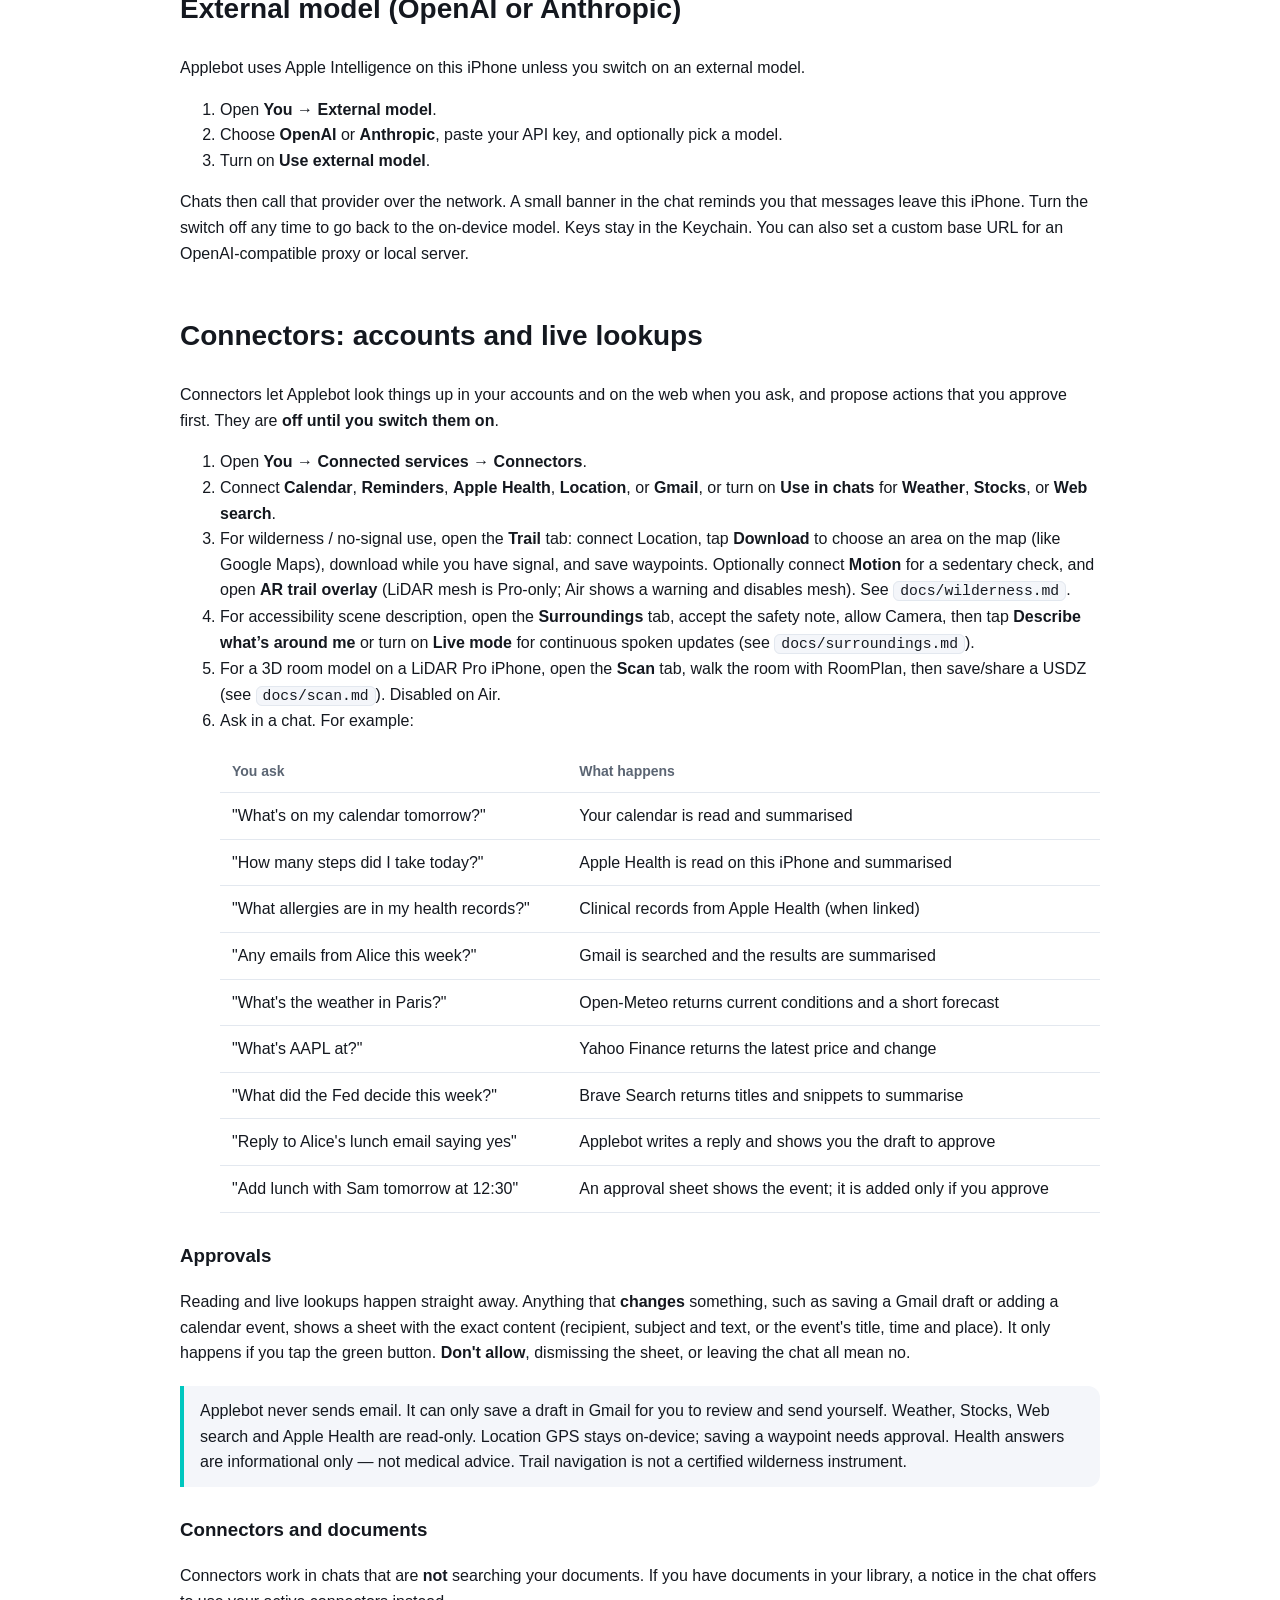
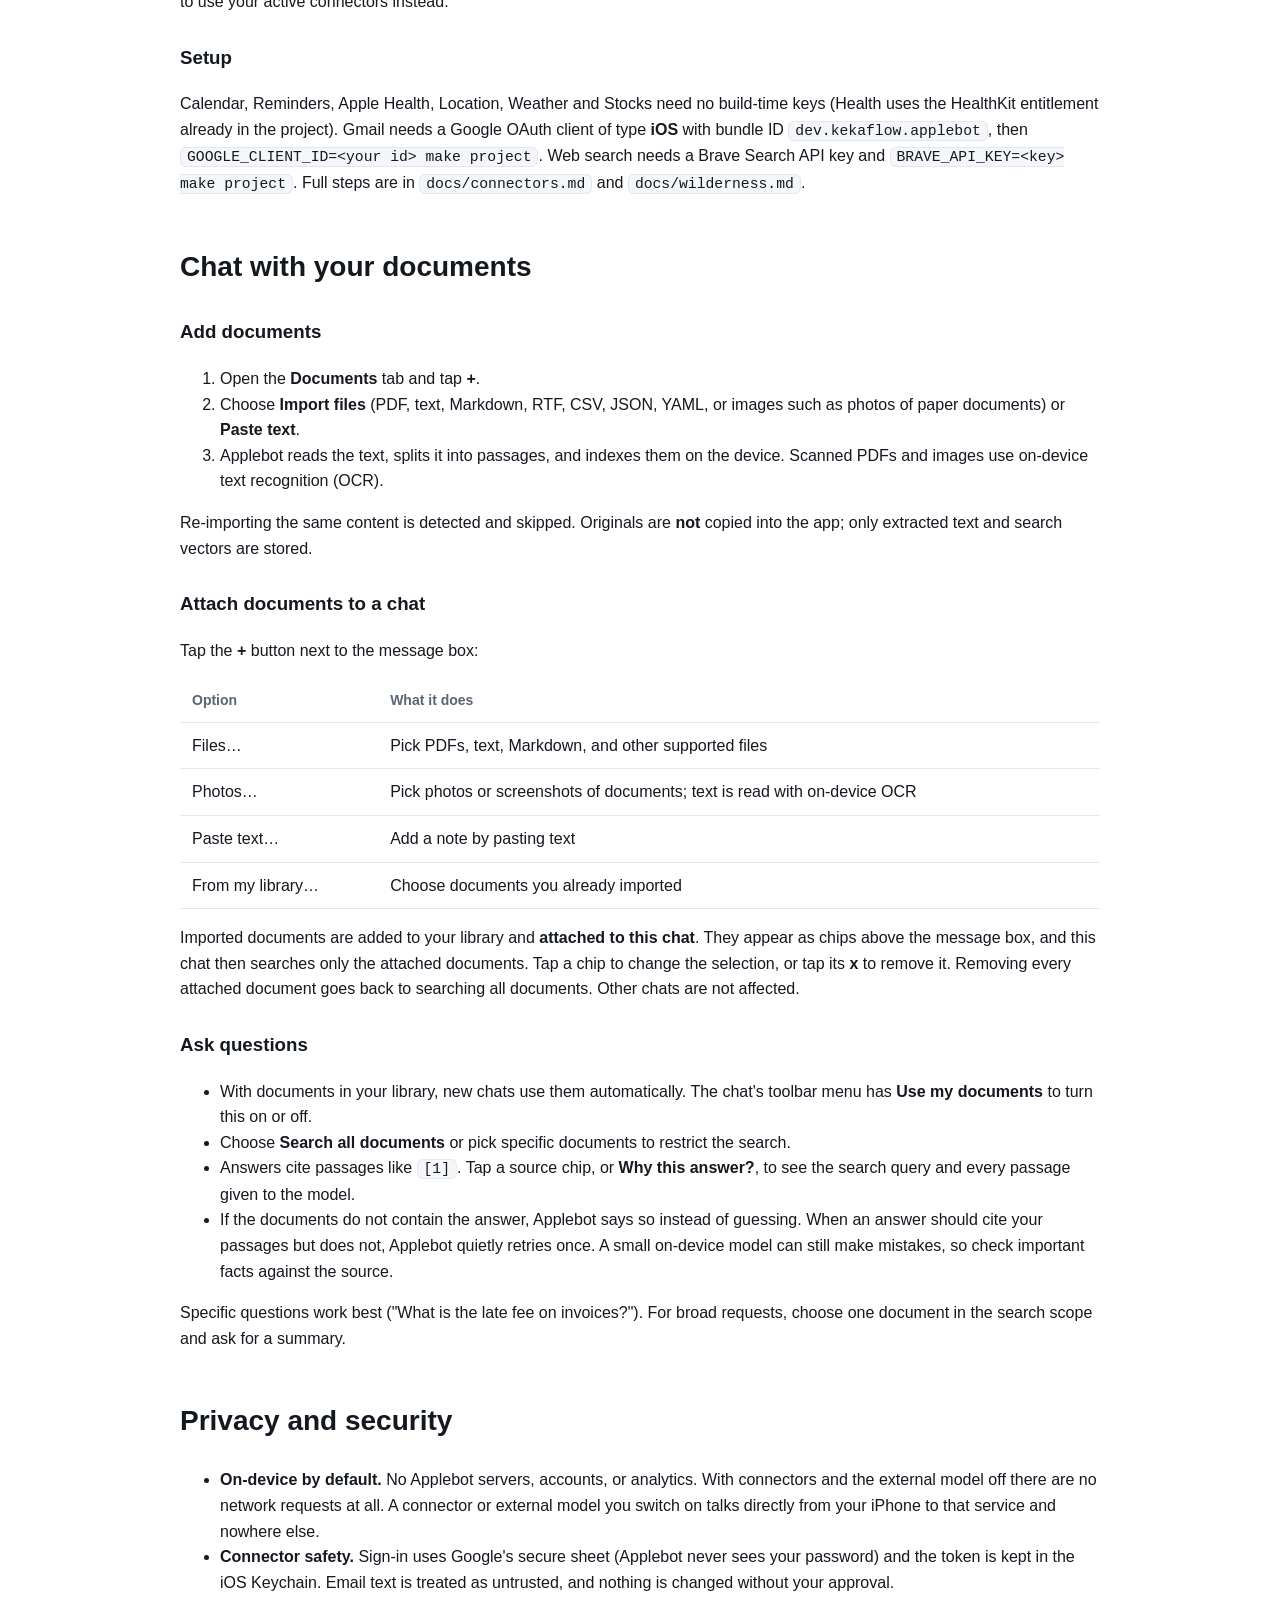
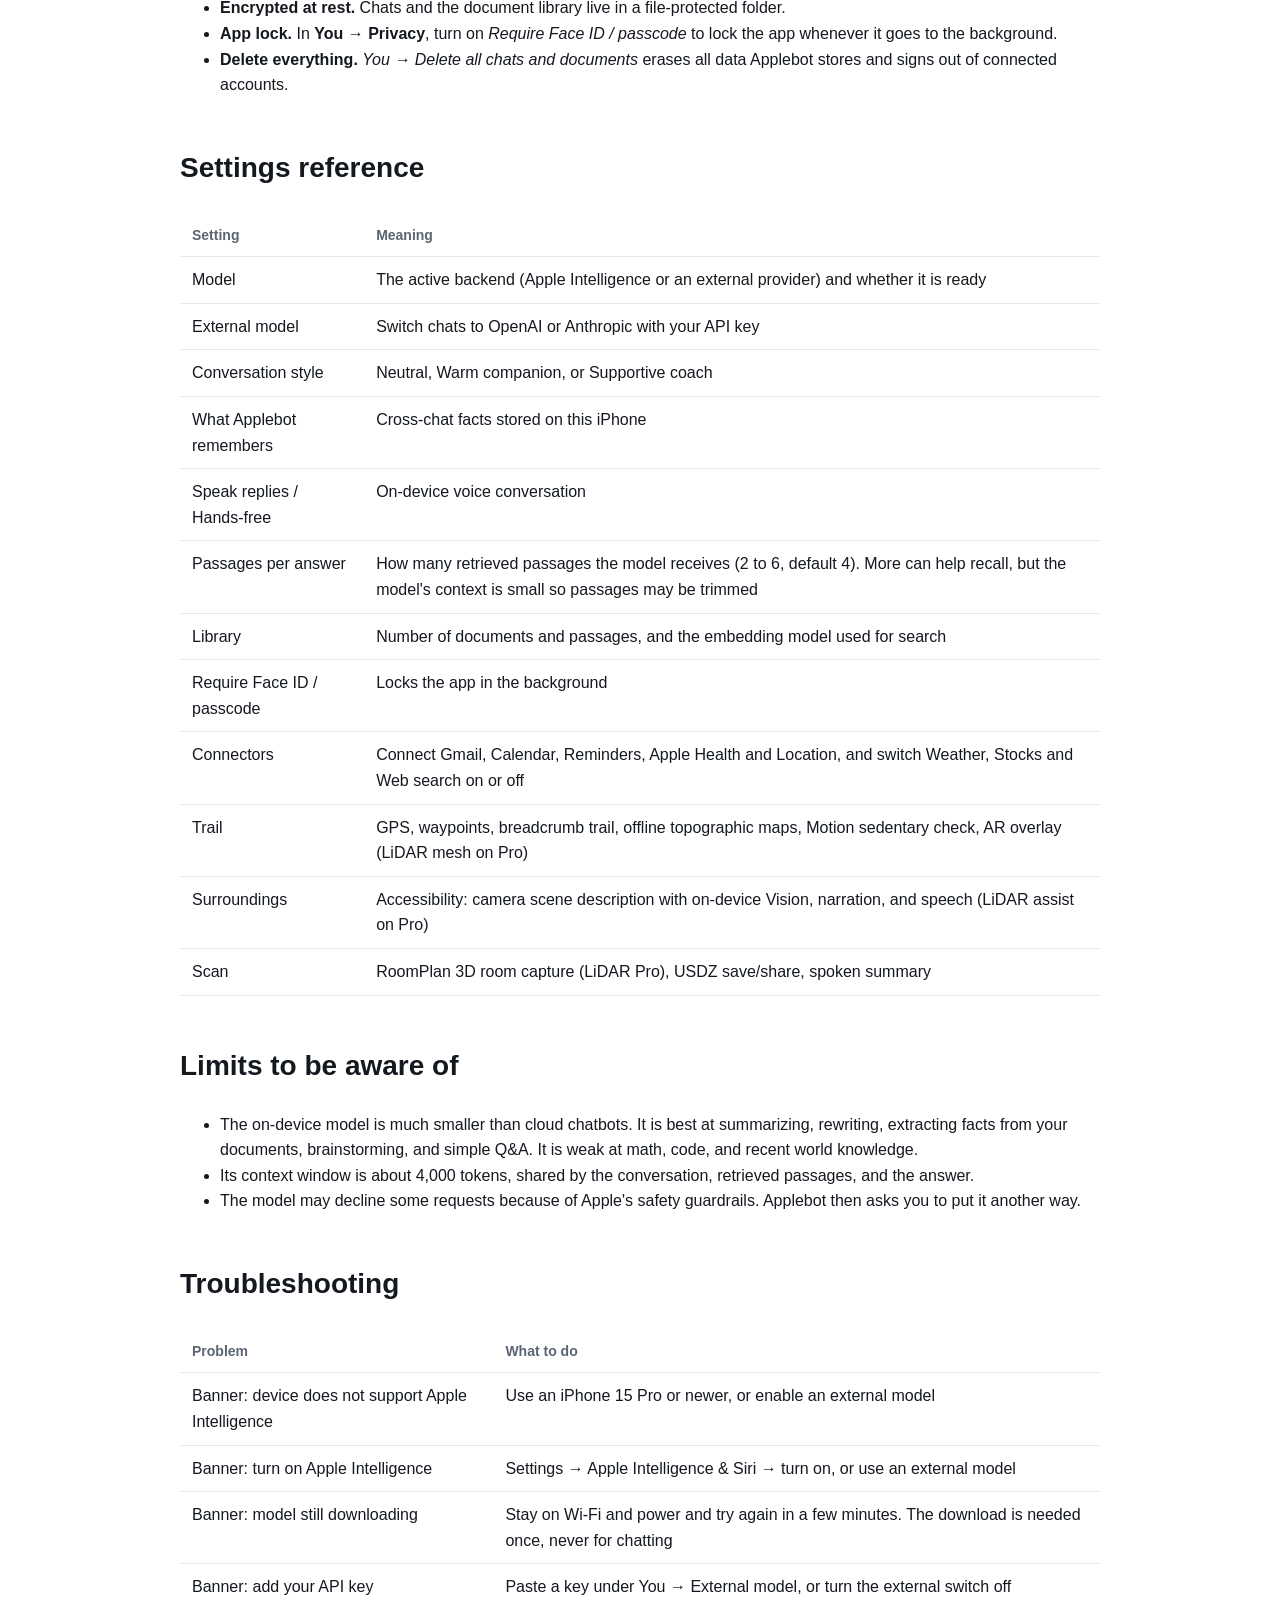
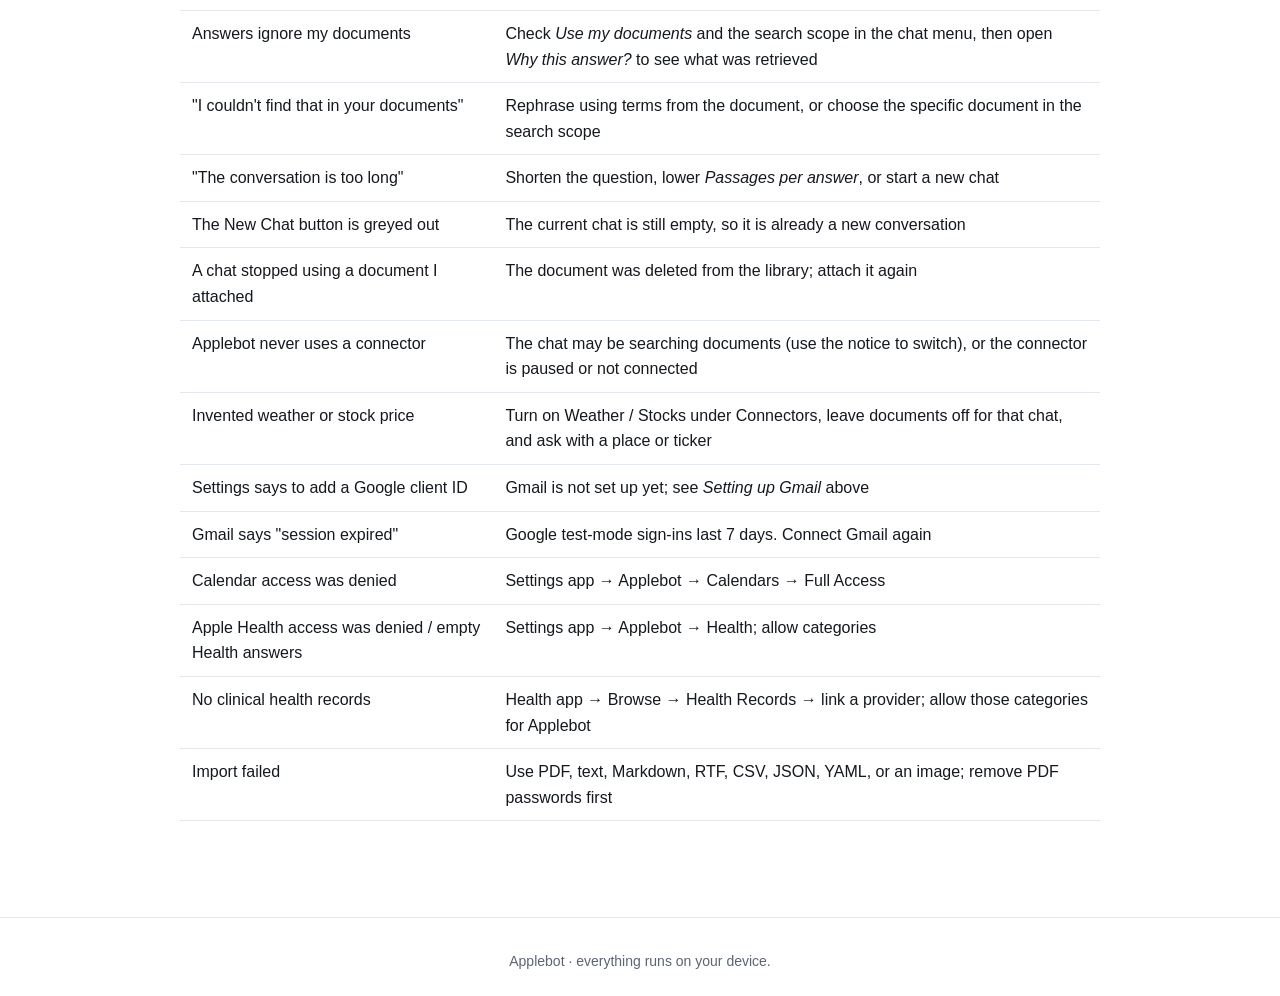
<file: site/user-guide.html>
<!doctype html>
<html lang="en">
<head>
  <meta charset="utf-8">
  <meta name="viewport" content="width=device-width, initial-scale=1">
  <title>User guide: Applebot</title>
  <link rel="stylesheet" href="style.css">
</head>
<body>
<header class="site">
  <nav>
    <a class="brand" href="index.html">Applebot</a>
    <a class="link" href="features.html">Features</a>
    <a class="link" href="user-guide.html" aria-current="page">User guide</a>
    <a class="link" href="changelog.html">Changelog</a>
  </nav>
</header>
<main>
  <h1>User guide</h1>
  <p>Applebot is a chat assistant that runs on your iPhone by default. With the optional external model off, it works in airplane mode and never sends your messages or documents anywhere. The only exceptions are a connector or an external model you switch on, each of which talks directly from your iPhone to that service.</p>

  <h2>Requirements</h2>
  <ul>
    <li>iOS 26 or later</li>
    <li>An iPhone with Apple Intelligence: iPhone 15 Pro, 15 Pro Max, or any iPhone 16 or newer</li>
    <li>Apple Intelligence turned on in <strong>Settings &rarr; Apple Intelligence &amp; Siri</strong>. The first time, iOS downloads the model; Applebot shows a banner until it is ready.</li>
  </ul>

  <h2>Theme and text contrast</h2>
  <p>Open <strong>You &rarr; Theme</strong> and choose an appearance you find comfortable: System (follows iOS Light/Dark), Daylight, Midnight, Ocean, Forest, or High contrast. Each option sets accent colour and readable text on its canvas.</p>

  <h2>Chatting</h2>
  <ol>
    <li>Open the <strong>Chat</strong> tab and tap the compose button (or <strong>Start chatting</strong>). Each new chat is a brand new conversation with no memory of other chats.</li>
    <li>Type a message and tap the arrow. The answer streams in as it is generated. Tap the stop button to interrupt.</li>
    <li>Long-press an answer to <strong>copy</strong> or <strong>share</strong> it.</li>
    <li>Swipe a chat right to <strong>pin</strong> it, or left to <strong>delete</strong> it. Long-press a row for the same actions. Use the search field to find chats by title or content.</li>
    <li>Inside an open chat, open the <strong>⋯</strong> menu and choose <strong>Delete Chat</strong>, then confirm. The conversation is removed from this iPhone and you return to the chat list.</li>
  </ol>
  <h3>Start a new conversation</h3>
  <p>Tap the compose button in the chat's top bar to start a fresh conversation at any time. Your current chat is saved in the list, and the new one starts empty: no history, no summary, and document search reset to all documents. The button is greyed out while the current chat is still empty, and a chat that never receives a message is not saved.</p>
  <h3>Delete a conversation</h3>
  <ul>
    <li><strong>From the list:</strong> swipe left (or long-press &rarr; Delete).</li>
    <li><strong>From inside a chat:</strong> ⋯ &rarr; <strong>Delete Chat</strong> &rarr; confirm.</li>
  </ul>
  <p>Deletion removes that chat&rsquo;s messages and summary from on-device storage. It does not erase long-term memory facts, documents, or other chats.</p>
  <div class="callout">Long conversations are handled automatically: older messages are condensed into a short summary so the model can keep going within its small context window.</div>

  <h2>Memory across chats</h2>
  <p>In <strong>You &rarr; Personal &rarr; What Applebot remembers</strong>, leave Remember across chats on so Applebot can keep short facts on this iPhone and use them in every chat. You can pin or delete each fact. Events and open loops expire unless pinned. Preferences wait for confirmation under Your profile.</p>

  <h2>Personal profile, brief, voice notes, rewrite</h2>
  <ul>
    <li><strong>Your profile</strong>: name, city, roles, reply style, boundaries, and preference confirmations.</li>
    <li><strong>Behavioral patterns</strong>: optional on-device card of typical sleep, exercise, calendar work window, chat interests, travel affinity, stress tone, and spending hints. Refresh from Health &amp; Calendar under You &rarr; Personal.</li>
    <li><strong>Morning brief on unlock</strong> (optional): once a day from Calendar and open loops.</li>
    <li><strong>Voice note&hellip;</strong> in a chat&rsquo;s + menu: speak, review, save into the Voice notes document pack.</li>
    <li><strong>Write like me</strong>: add samples under You, then send <code>rewrite this: &hellip;</code> in a chat.</li>
  </ul>

  <h2>Health</h2>
  <p>Open the <strong>Health</strong> tab to connect Apple Health, see today&rsquo;s activity and a 7-day wellness trend, review an awareness note, ask Applebot from Health into Chat, and manage medications (manual or label photo, optional local reminders, Taken on the row or notification). Use Siri or Shortcuts: &ldquo;Mark metformin taken in Applebot&rdquo; or &ldquo;What&rsquo;s my wellness score in Applebot&rdquo;. Morning brief can include health lines. Medications stay in Applebot only. Applebot is not a medical device and does not give medical advice.</p>

  <h2>Stocks</h2>
  <p>Open the <strong>Stocks</strong> tab to enable Yahoo quotes, manage a private watchlist and optional holdings (shares and average cost — not broker-synced), review awareness and Ask Applebot prompts, and create price or event alerts (confirm suggested ones before they save). Morning brief can include markets lines. Siri or Shortcuts: open watchlist, ask about a ticker, or ask about portfolio. Quotes can be delayed. Applebot is not a broker and does not give financial advice.</p>

  <h2>Packs, family, check-ins, backup, automations</h2>
  <ul>
    <li><strong>Library &rarr; Packs</strong>: filter, create packs, move documents.</li>
    <li><strong>Family profile</strong>: multiple people on one iPhone; Face ID to switch.</li>
    <li><strong>Gentle check-ins</strong>: optional soft prompts about open loops.</li>
    <li><strong>Helpful?</strong> thumbs on document answers retune on-device search.</li>
    <li><strong>Backup &amp; restore</strong>: encrypted <code>.applebotpack</code> with your password.</li>
    <li><strong>Automations</strong>: e.g. every Sunday week plan &mdash; offered on unlock, runs only if you confirm.</li>
  </ul>

  <h2>Voice</h2>
  <p>Tap the <strong>mic</strong> in a chat to speak. Recognition stays on-device; if that is unavailable, the mic stays off. Enable <strong>Speak replies</strong> and optionally <strong>Hands-free conversation</strong> under You &rarr; Voice. Hands-free only reopens the mic after a voice turn &mdash; typing never starts it.</p>

  <h2>Conversation style and emotional chat</h2>
  <p>In <strong>You &rarr; Conversation style</strong>, choose how Applebot talks:</p>
  <ul>
    <li><strong>Warm companion</strong> (default): kind and attentive. It answers &ldquo;how are you?&rdquo; in character, listens first, and acknowledges how you feel.</li>
    <li><strong>Neutral</strong>: concise and factual.</li>
    <li><strong>Supportive coach</strong>: encouraging and practical, with one small next step.</li>
  </ul>
  <p>In the warm and coach styles, Applebot reads the mood of each message on your iPhone and adapts. If you are clearly upset it skips the document search so it can simply talk with you. Empty chats ask "How are you feeling today?".</p>
  <div class="callout">Applebot is not a therapist. If you are in crisis, contact your local emergency number or a crisis line.</div>

  <h2 id="external-model">External model (OpenAI or Anthropic)</h2>
  <p>Applebot uses Apple Intelligence on this iPhone unless you switch on an external model.</p>
  <ol>
    <li>Open <strong>You &rarr; External model</strong>.</li>
    <li>Choose <strong>OpenAI</strong> or <strong>Anthropic</strong>, paste your API key, and optionally pick a model.</li>
    <li>Turn on <strong>Use external model</strong>.</li>
  </ol>
  <p>Chats then call that provider over the network. A small banner in the chat reminds you that messages leave this iPhone. Turn the switch off any time to go back to the on-device model. Keys stay in the Keychain. You can also set a custom base URL for an OpenAI-compatible proxy or local server.</p>

  <h2 id="connectors">Connectors: accounts and live lookups</h2>
  <p>Connectors let Applebot look things up in your accounts and on the web when you ask, and propose actions that you approve first. They are <strong>off until you switch them on</strong>.</p>
  <ol>
    <li>Open <strong>You &rarr; Connected services &rarr; Connectors</strong>.</li>
    <li>Connect <strong>Calendar</strong>, <strong>Reminders</strong>, <strong>Apple Health</strong>, <strong>Location</strong>, or <strong>Gmail</strong>, or turn on <strong>Use in chats</strong> for <strong>Weather</strong>, <strong>Stocks</strong>, or <strong>Web search</strong>.</li>
    <li>For wilderness / no-signal use, open the <strong>Trail</strong> tab: connect Location, tap <strong>Download</strong> to choose an area on the map (like Google Maps), download while you have signal, and save waypoints. Optionally connect <strong>Motion</strong> for a sedentary check, and open <strong>AR trail overlay</strong> (LiDAR mesh is Pro-only; Air shows a warning and disables mesh). See <code>docs/wilderness.md</code>.</li>
    <li>For accessibility scene description, open the <strong>Surroundings</strong> tab, accept the safety note, allow Camera, then tap <strong>Describe what’s around me</strong> or turn on <strong>Live mode</strong> for continuous spoken updates (see <code>docs/surroundings.md</code>).</li>
    <li>For a 3D room model on a LiDAR Pro iPhone, open the <strong>Scan</strong> tab, walk the room with RoomPlan, then save/share a USDZ (see <code>docs/scan.md</code>). Disabled on Air.</li>
    <li>Ask in a chat. For example:
      <table>
        <tr><th>You ask</th><th>What happens</th></tr>
        <tr><td>"What's on my calendar tomorrow?"</td><td>Your calendar is read and summarised</td></tr>
        <tr><td>"How many steps did I take today?"</td><td>Apple Health is read on this iPhone and summarised</td></tr>
        <tr><td>"What allergies are in my health records?"</td><td>Clinical records from Apple Health (when linked)</td></tr>
        <tr><td>"Any emails from Alice this week?"</td><td>Gmail is searched and the results are summarised</td></tr>
        <tr><td>"What's the weather in Paris?"</td><td>Open-Meteo returns current conditions and a short forecast</td></tr>
        <tr><td>"What's AAPL at?"</td><td>Yahoo Finance returns the latest price and change</td></tr>
        <tr><td>"What did the Fed decide this week?"</td><td>Brave Search returns titles and snippets to summarise</td></tr>
        <tr><td>"Reply to Alice's lunch email saying yes"</td><td>Applebot writes a reply and shows you the draft to approve</td></tr>
        <tr><td>"Add lunch with Sam tomorrow at 12:30"</td><td>An approval sheet shows the event; it is added only if you approve</td></tr>
      </table>
    </li>
  </ol>
  <h3>Approvals</h3>
  <p>Reading and live lookups happen straight away. Anything that <strong>changes</strong> something, such as saving a Gmail draft or adding a calendar event, shows a sheet with the exact content (recipient, subject and text, or the event's title, time and place). It only happens if you tap the green button. <strong>Don't allow</strong>, dismissing the sheet, or leaving the chat all mean no.</p>
  <div class="callout">Applebot never sends email. It can only save a draft in Gmail for you to review and send yourself. Weather, Stocks, Web search and Apple Health are read-only. Location GPS stays on-device; saving a waypoint needs approval. Health answers are informational only — not medical advice. Trail navigation is not a certified wilderness instrument.</div>
  <h3>Connectors and documents</h3>
  <p>Connectors work in chats that are <strong>not</strong> searching your documents. If you have documents in your library, a notice in the chat offers to use your active connectors instead.</p>
  <h3>Setup</h3>
  <p>Calendar, Reminders, Apple Health, Location, Weather and Stocks need no build-time keys (Health uses the HealthKit entitlement already in the project). Gmail needs a Google OAuth client of type <strong>iOS</strong> with bundle ID <code>dev.kekaflow.applebot</code>, then <code>GOOGLE_CLIENT_ID=&lt;your id&gt; make project</code>. Web search needs a Brave Search API key and <code>BRAVE_API_KEY=&lt;key&gt; make project</code>. Full steps are in <code>docs/connectors.md</code> and <code>docs/wilderness.md</code>.</p>

  <h2>Chat with your documents</h2>
  <h3>Add documents</h3>
  <ol>
    <li>Open the <strong>Documents</strong> tab and tap <strong>+</strong>.</li>
    <li>Choose <strong>Import files</strong> (PDF, text, Markdown, RTF, CSV, JSON, YAML, or images such as photos of paper documents) or <strong>Paste text</strong>.</li>
    <li>Applebot reads the text, splits it into passages, and indexes them on the device. Scanned PDFs and images use on-device text recognition (OCR).</li>
  </ol>
  <p>Re-importing the same content is detected and skipped. Originals are <strong>not</strong> copied into the app; only extracted text and search vectors are stored.</p>

  <h3>Attach documents to a chat</h3>
  <p>Tap the <strong>+</strong> button next to the message box:</p>
  <table>
    <tr><th>Option</th><th>What it does</th></tr>
    <tr><td>Files…</td><td>Pick PDFs, text, Markdown, and other supported files</td></tr>
    <tr><td>Photos…</td><td>Pick photos or screenshots of documents; text is read with on-device OCR</td></tr>
    <tr><td>Paste text…</td><td>Add a note by pasting text</td></tr>
    <tr><td>From my library…</td><td>Choose documents you already imported</td></tr>
  </table>
  <p>Imported documents are added to your library and <strong>attached to this chat</strong>. They appear as chips above the message box, and this chat then searches only the attached documents. Tap a chip to change the selection, or tap its <strong>x</strong> to remove it. Removing every attached document goes back to searching all documents. Other chats are not affected.</p>

  <h3>Ask questions</h3>
  <ul>
    <li>With documents in your library, new chats use them automatically. The chat's toolbar menu has <strong>Use my documents</strong> to turn this on or off.</li>
    <li>Choose <strong>Search all documents</strong> or pick specific documents to restrict the search.</li>
    <li>Answers cite passages like <code>[1]</code>. Tap a source chip, or <strong>Why this answer?</strong>, to see the search query and every passage given to the model.</li>
    <li>If the documents do not contain the answer, Applebot says so instead of guessing. When an answer should cite your passages but does not, Applebot quietly retries once. A small on-device model can still make mistakes, so check important facts against the source.</li>
  </ul>
  <p>Specific questions work best ("What is the late fee on invoices?"). For broad requests, choose one document in the search scope and ask for a summary.</p>

  <h2>Privacy and security</h2>
  <ul>
    <li><strong>On-device by default.</strong> No Applebot servers, accounts, or analytics. With connectors and the external model off there are no network requests at all. A connector or external model you switch on talks directly from your iPhone to that service and nowhere else.</li>
    <li><strong>Connector safety.</strong> Sign-in uses Google's secure sheet (Applebot never sees your password) and the token is kept in the iOS Keychain. Email text is treated as untrusted, and nothing is changed without your approval.</li>
    <li><strong>Encrypted at rest.</strong> Chats and the document library live in a file-protected folder.</li>
    <li><strong>App lock.</strong> In <strong>You &rarr; Privacy</strong>, turn on <em>Require Face ID / passcode</em> to lock the app whenever it goes to the background.</li>
    <li><strong>Delete everything.</strong> <em>You &rarr; Delete all chats and documents</em> erases all data Applebot stores and signs out of connected accounts.</li>
  </ul>

  <h2>Settings reference</h2>
  <table>
    <tr><th>Setting</th><th>Meaning</th></tr>
    <tr><td>Model</td><td>The active backend (Apple Intelligence or an external provider) and whether it is ready</td></tr>
    <tr><td>External model</td><td>Switch chats to OpenAI or Anthropic with your API key</td></tr>
    <tr><td>Conversation style</td><td>Neutral, Warm companion, or Supportive coach</td></tr>
    <tr><td>What Applebot remembers</td><td>Cross-chat facts stored on this iPhone</td></tr>
    <tr><td>Speak replies / Hands-free</td><td>On-device voice conversation</td></tr>
    <tr><td>Passages per answer</td><td>How many retrieved passages the model receives (2 to 6, default 4). More can help recall, but the model's context is small so passages may be trimmed</td></tr>
    <tr><td>Library</td><td>Number of documents and passages, and the embedding model used for search</td></tr>
    <tr><td>Require Face ID / passcode</td><td>Locks the app in the background</td></tr>
    <tr><td>Connectors</td><td>Connect Gmail, Calendar, Reminders, Apple Health and Location, and switch Weather, Stocks and Web search on or off</td></tr>
    <tr><td>Trail</td><td>GPS, waypoints, breadcrumb trail, offline topographic maps, Motion sedentary check, AR overlay (LiDAR mesh on Pro)</td></tr>
    <tr><td>Surroundings</td><td>Accessibility: camera scene description with on-device Vision, narration, and speech (LiDAR assist on Pro)</td></tr>
    <tr><td>Scan</td><td>RoomPlan 3D room capture (LiDAR Pro), USDZ save/share, spoken summary</td></tr>
  </table>

  <h2>Limits to be aware of</h2>
  <ul>
    <li>The on-device model is much smaller than cloud chatbots. It is best at summarizing, rewriting, extracting facts from your documents, brainstorming, and simple Q&amp;A. It is weak at math, code, and recent world knowledge.</li>
    <li>Its context window is about 4,000 tokens, shared by the conversation, retrieved passages, and the answer.</li>
    <li>The model may decline some requests because of Apple's safety guardrails. Applebot then asks you to put it another way.</li>
  </ul>

  <h2>Troubleshooting</h2>
  <table>
    <tr><th>Problem</th><th>What to do</th></tr>
    <tr><td>Banner: device does not support Apple Intelligence</td><td>Use an iPhone 15 Pro or newer, or enable an external model</td></tr>
    <tr><td>Banner: turn on Apple Intelligence</td><td>Settings &rarr; Apple Intelligence &amp; Siri &rarr; turn on, or use an external model</td></tr>
    <tr><td>Banner: model still downloading</td><td>Stay on Wi-Fi and power and try again in a few minutes. The download is needed once, never for chatting</td></tr>
    <tr><td>Banner: add your API key</td><td>Paste a key under You &rarr; External model, or turn the external switch off</td></tr>
    <tr><td>Answers ignore my documents</td><td>Check <em>Use my documents</em> and the search scope in the chat menu, then open <em>Why this answer?</em> to see what was retrieved</td></tr>
    <tr><td>"I couldn't find that in your documents"</td><td>Rephrase using terms from the document, or choose the specific document in the search scope</td></tr>
    <tr><td>"The conversation is too long"</td><td>Shorten the question, lower <em>Passages per answer</em>, or start a new chat</td></tr>
    <tr><td>The New Chat button is greyed out</td><td>The current chat is still empty, so it is already a new conversation</td></tr>
    <tr><td>A chat stopped using a document I attached</td><td>The document was deleted from the library; attach it again</td></tr>
    <tr><td>Applebot never uses a connector</td><td>The chat may be searching documents (use the notice to switch), or the connector is paused or not connected</td></tr>
    <tr><td>Invented weather or stock price</td><td>Turn on Weather / Stocks under Connectors, leave documents off for that chat, and ask with a place or ticker</td></tr>
    <tr><td>Settings says to add a Google client ID</td><td>Gmail is not set up yet; see <em>Setting up Gmail</em> above</td></tr>
    <tr><td>Gmail says "session expired"</td><td>Google test-mode sign-ins last 7 days. Connect Gmail again</td></tr>
    <tr><td>Calendar access was denied</td><td>Settings app &rarr; Applebot &rarr; Calendars &rarr; Full Access</td></tr>
    <tr><td>Apple Health access was denied / empty Health answers</td><td>Settings app &rarr; Applebot &rarr; Health; allow categories</td></tr>
    <tr><td>No clinical health records</td><td>Health app &rarr; Browse &rarr; Health Records &rarr; link a provider; allow those categories for Applebot</td></tr>
    <tr><td>Import failed</td><td>Use PDF, text, Markdown, RTF, CSV, JSON, YAML, or an image; remove PDF passwords first</td></tr>
  </table>
</main>
<footer>Applebot &middot; everything runs on your device.</footer>
</body>
</html>
</file>
<file: site/style.css>
:root {
  --blue: #0a72ff;
  --teal: #00c7bf;
  --ink: #14181f;
  --muted: #5b6573;
  --bg: #ffffff;
  --card: #f4f6fa;
  --border: #e3e8ef;
  color-scheme: light dark;
}

@media (prefers-color-scheme: dark) {
  :root {
    --ink: #eef1f6;
    --muted: #9aa5b5;
    --bg: #0e1116;
    --card: #171c24;
    --border: #262d38;
  }
}

* { box-sizing: border-box; }

body {
  margin: 0;
  font: 16px/1.6 -apple-system, BlinkMacSystemFont, "SF Pro Text", "Segoe UI", Roboto, sans-serif;
  color: var(--ink);
  background: var(--bg);
}

a { color: var(--blue); }

header.site {
  position: sticky;
  top: 0;
  z-index: 10;
  backdrop-filter: blur(12px);
  background: color-mix(in srgb, var(--bg) 85%, transparent);
  border-bottom: 1px solid var(--border);
}

header.site nav {
  max-width: 960px;
  margin: 0 auto;
  padding: 14px 20px;
  display: flex;
  gap: 22px;
  align-items: center;
}

header.site .brand { font-weight: 700; font-size: 18px; color: var(--ink); text-decoration: none; margin-right: auto; }
header.site a.link { color: var(--muted); text-decoration: none; font-size: 15px; }
header.site a.link:hover, header.site a.link[aria-current="page"] { color: var(--ink); }

main { max-width: 960px; margin: 0 auto; padding: 0 20px 80px; }

.hero { text-align: center; padding: 72px 0 40px; }
.hero h1 {
  font-size: clamp(34px, 6vw, 56px);
  line-height: 1.1;
  margin: 0 0 16px;
  background: linear-gradient(90deg, var(--blue), var(--teal));
  -webkit-background-clip: text;
  background-clip: text;
  color: transparent;
}
.hero p.lead { font-size: 20px; color: var(--muted); max-width: 640px; margin: 0 auto 28px; }

.badge {
  display: inline-block;
  padding: 4px 12px;
  border-radius: 999px;
  background: var(--card);
  border: 1px solid var(--border);
  font-size: 13px;
  color: var(--muted);
  margin: 0 4px 8px;
}

.grid { display: grid; gap: 16px; grid-template-columns: repeat(auto-fit, minmax(260px, 1fr)); margin: 32px 0; }
.card { background: var(--card); border: 1px solid var(--border); border-radius: 16px; padding: 20px; }
.card h3 { margin: 0 0 6px; font-size: 18px; }
.card p { margin: 0; color: var(--muted); }

h2 { margin-top: 48px; font-size: 28px; }
h3 { margin-top: 28px; }

code { background: var(--card); border: 1px solid var(--border); border-radius: 6px; padding: 1px 6px; font-size: 0.92em; }
pre { background: var(--card); border: 1px solid var(--border); border-radius: 12px; padding: 16px; overflow-x: auto; }
pre code { background: none; border: 0; padding: 0; }

table { width: 100%; border-collapse: collapse; margin: 16px 0; }
th, td { text-align: left; padding: 10px 12px; border-bottom: 1px solid var(--border); vertical-align: top; }
th { color: var(--muted); font-weight: 600; font-size: 14px; }

.callout { border-left: 4px solid var(--teal); background: var(--card); padding: 12px 16px; border-radius: 0 12px 12px 0; margin: 20px 0; }

footer { text-align: center; color: var(--muted); font-size: 14px; padding: 32px 20px; border-top: 1px solid var(--border); }
</file>
